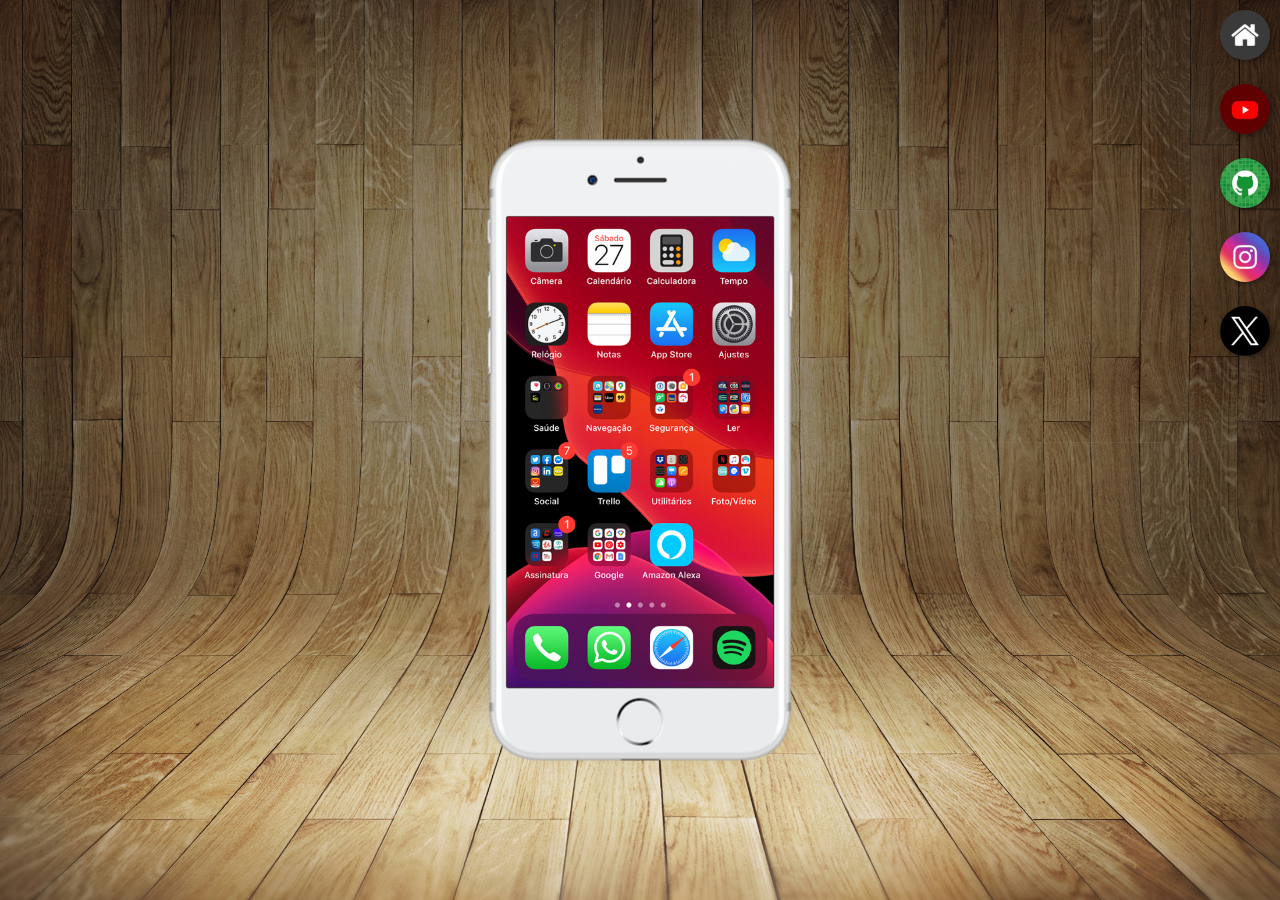
<file: index.html>
<!DOCTYPE html>
<html lang="pt-br">
<head>
    <meta charset="UTF-8">
    <meta name="author" content="João Vitor Brighente">
    <meta name="description" content="Site de Redes Sociais usando iframes">
    <meta name="viewport" content="width=device-width, initial-scale=1.0">
    <title>Projeto Redes Sociais</title>
    <link rel="shortcut icon" href="./img/favicon.ico" type="image/x-icon">
    <link rel="stylesheet" href="./css/style.css">
</head>
<body>
    <main>
        <section id="telefone">
            <iframe name="tela" id="tela" src="./home.html" frameborder="0"></iframe>
        </section>
        <section id="redes-sociais">
            <a href="./home.html" target="tela"><img src="./img/logo-home.jpg" alt="Home"></a>
            <a href="./youtube.html" target="tela"><img src="./img/logo-youtube.jpg" alt="Youtube"></a>
            <a href="./github.html" target="tela"><img src="./img/logo-github.jpg" alt="GitHub"></a>
            <a href="./instagram.html" target="tela"><img src="./img/logo-instagram.jpg" alt="Instagram"></a>
            <a href="./twitter.html" target="tela"><img src="./img/logo-x.jpg" alt="Twitter"></a>
        </section>
    </main>
</body>
</html>
</file>
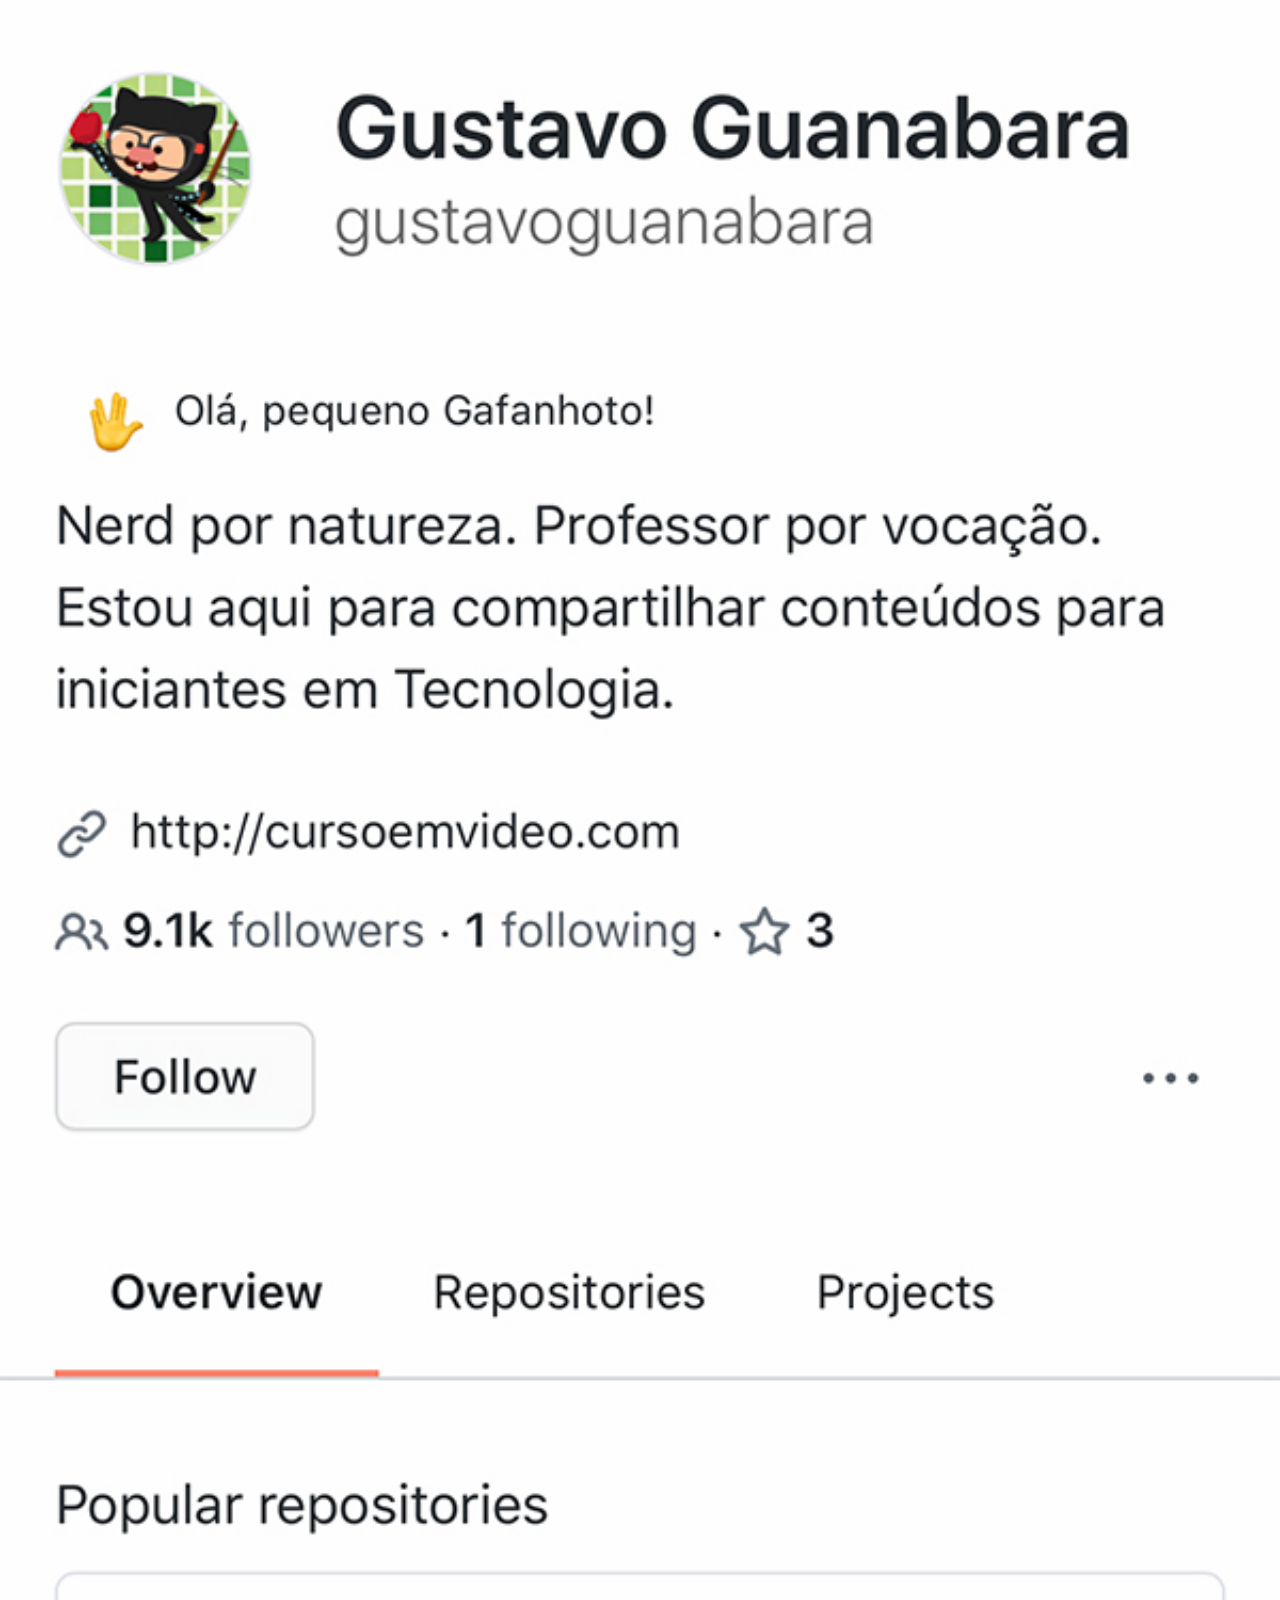
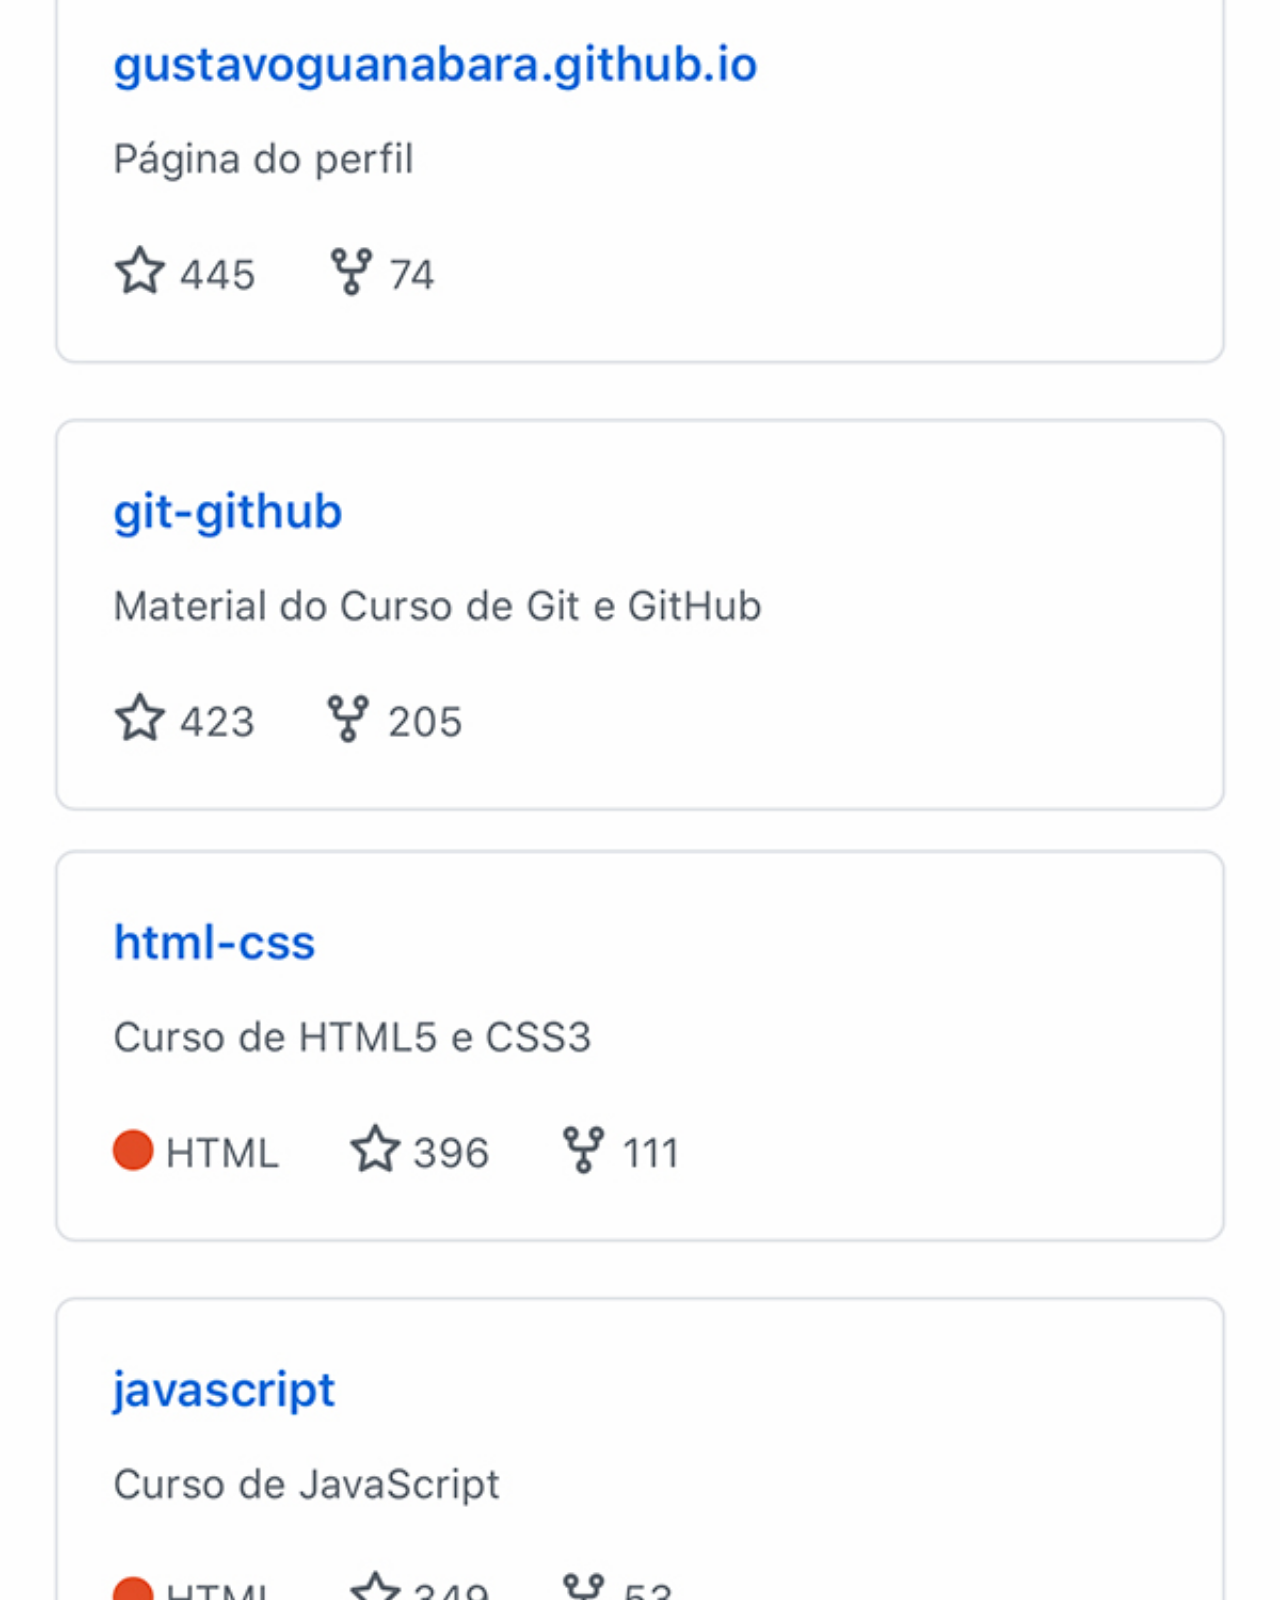
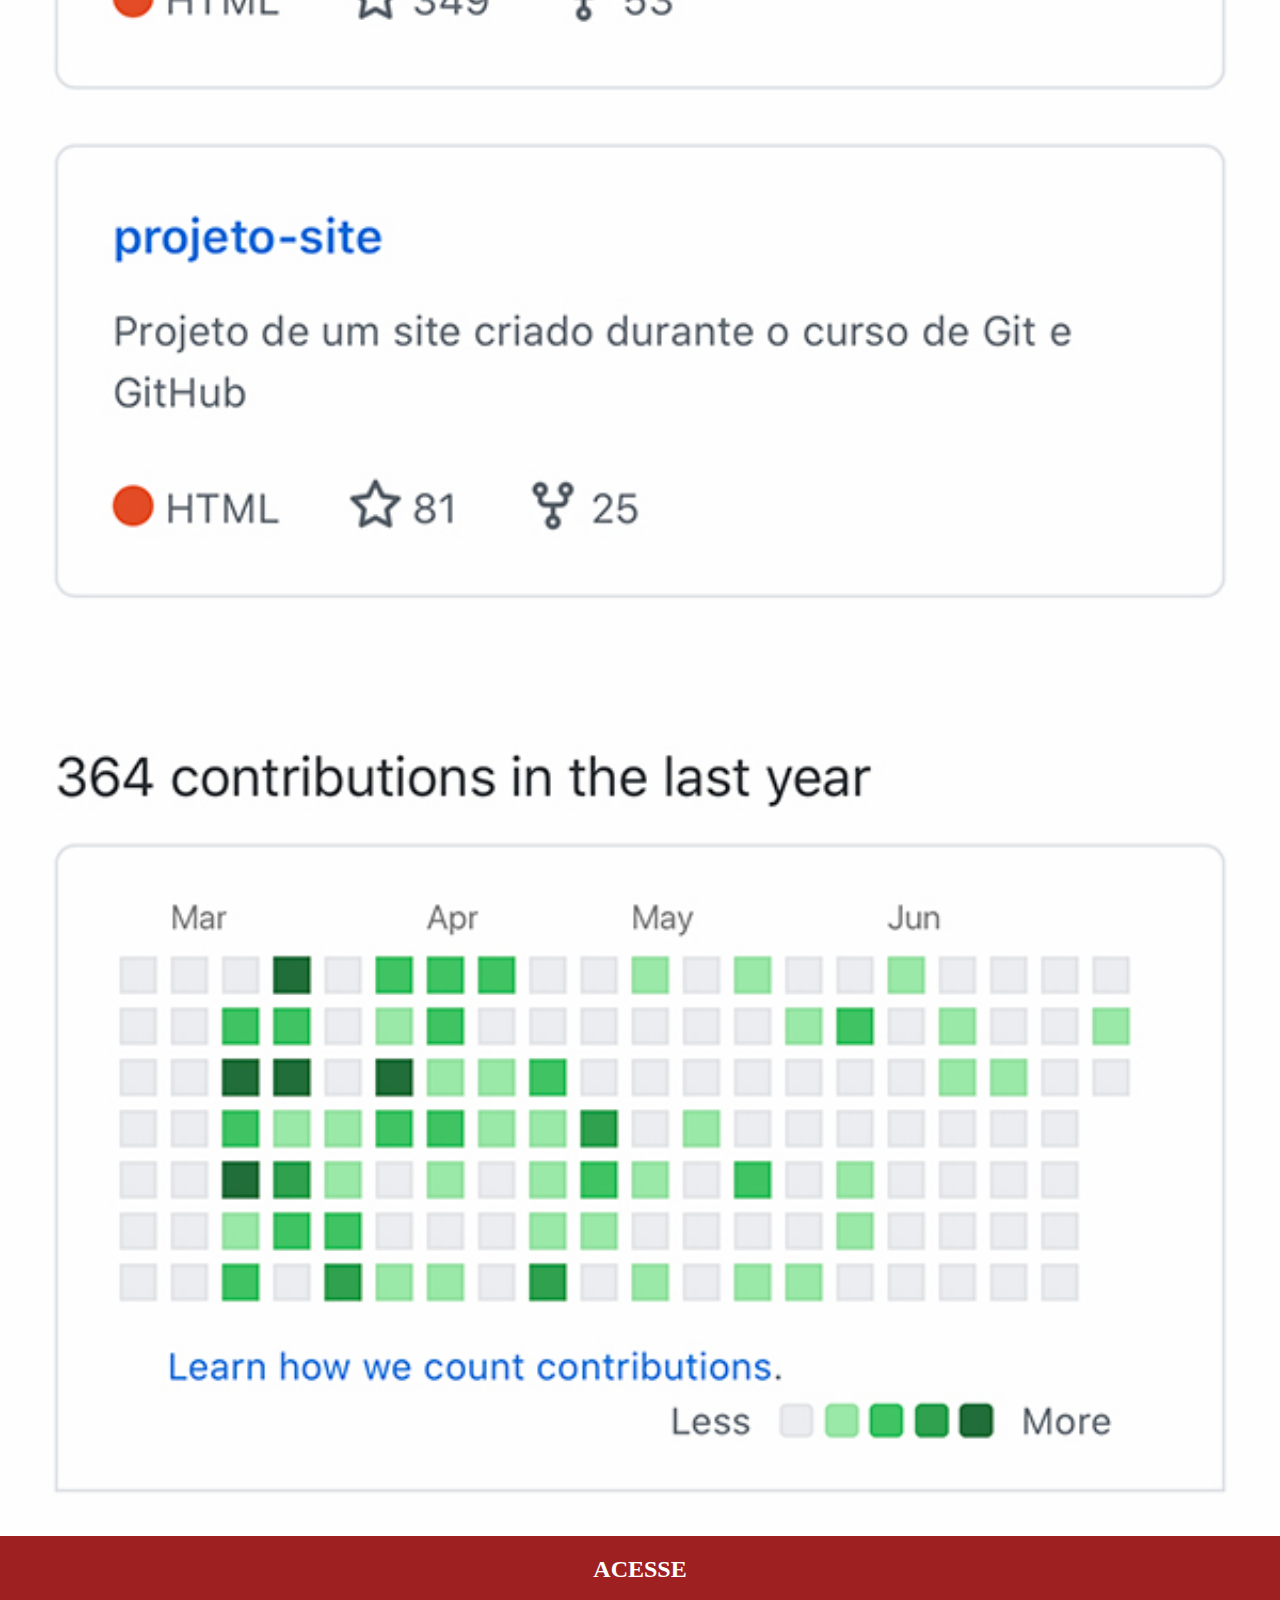
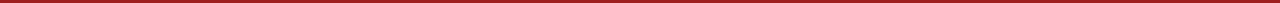
<file: github.html>
<!DOCTYPE html>
<html lang="pt-br">
<head>
    <meta charset="UTF-8">
    <meta name="viewport" content="width=device-width, initial-scale=1.0">
    <title>GitHub</title>
    <link rel="stylesheet" href="./css/social.css">
</head>
<body>
    <img src="./img/tela-github.jpg" alt="GitHub">
    <a href="https://github.com/brighente" target="_blank">ACESSE</a>
</body>
</html>
</file>
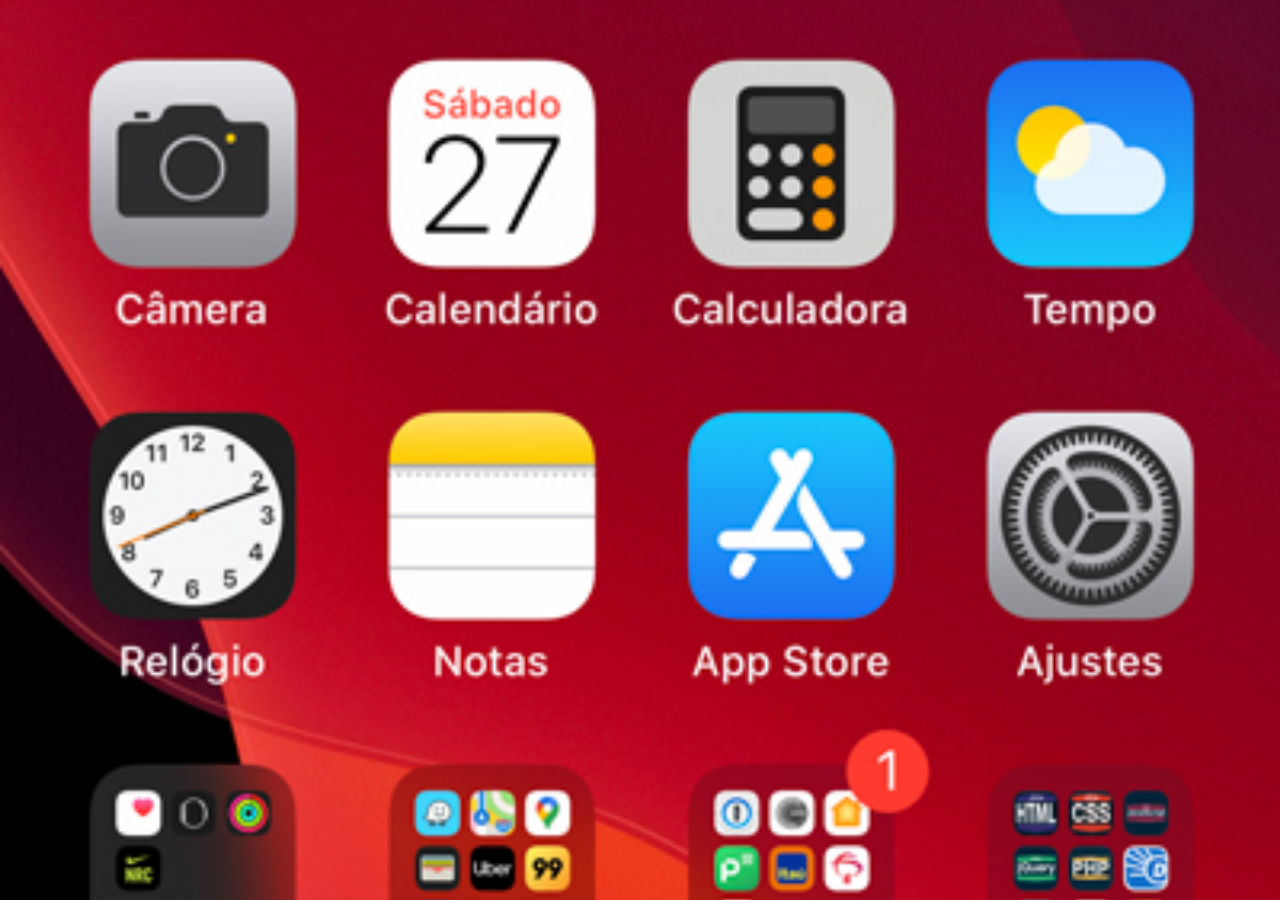
<file: home.html>
<!DOCTYPE html>
<html lang="pt-br">
<head>
    <meta charset="UTF-8">
    <meta name="viewport" content="width=device-width, initial-scale=1.0">
    <title>Document</title>
    <style>
        *{
            margin: 0px;
            padding: 0px;
        }

        body{
            width: 100vw;
            height: 100vh;
            background: black url('./img/tela-home.jpg') no-repeat top center;
            background-size: cover;
        }
    </style>
</head>
<body>
    
</body>
</html>
</file>
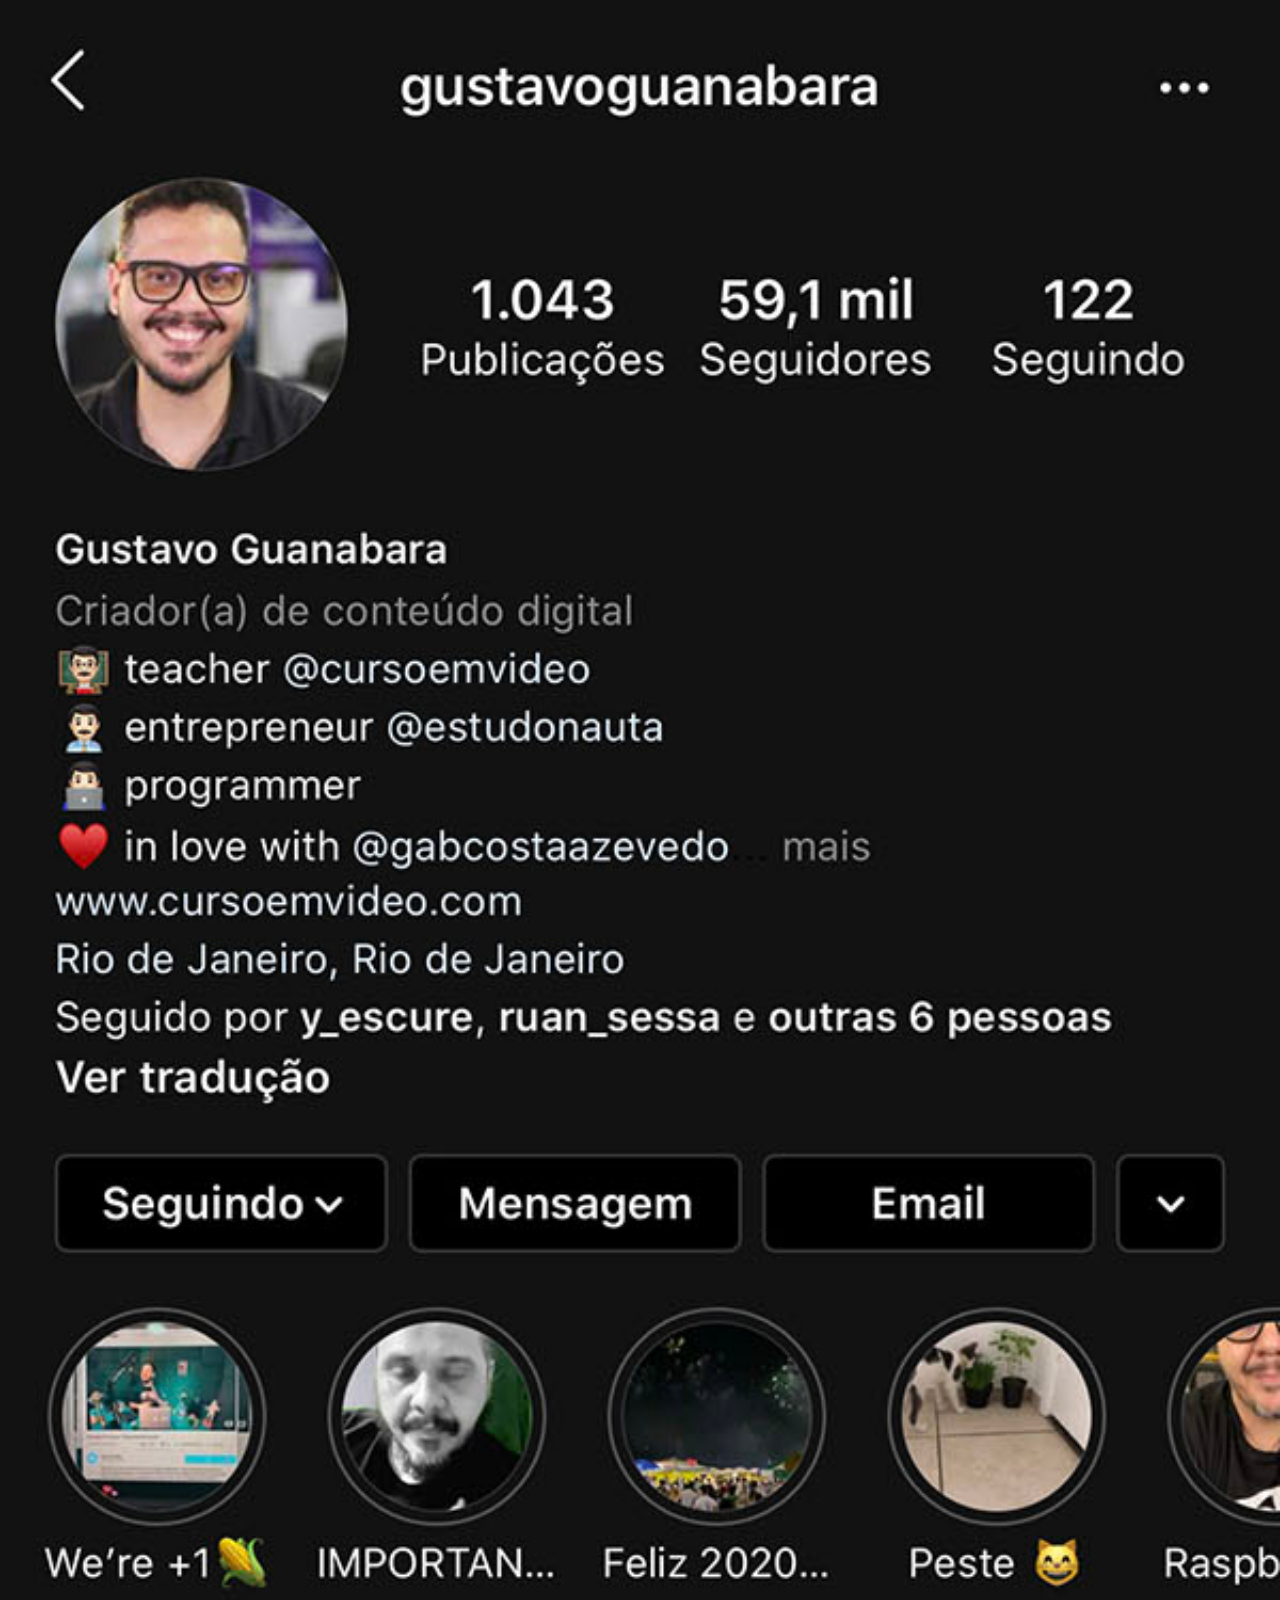
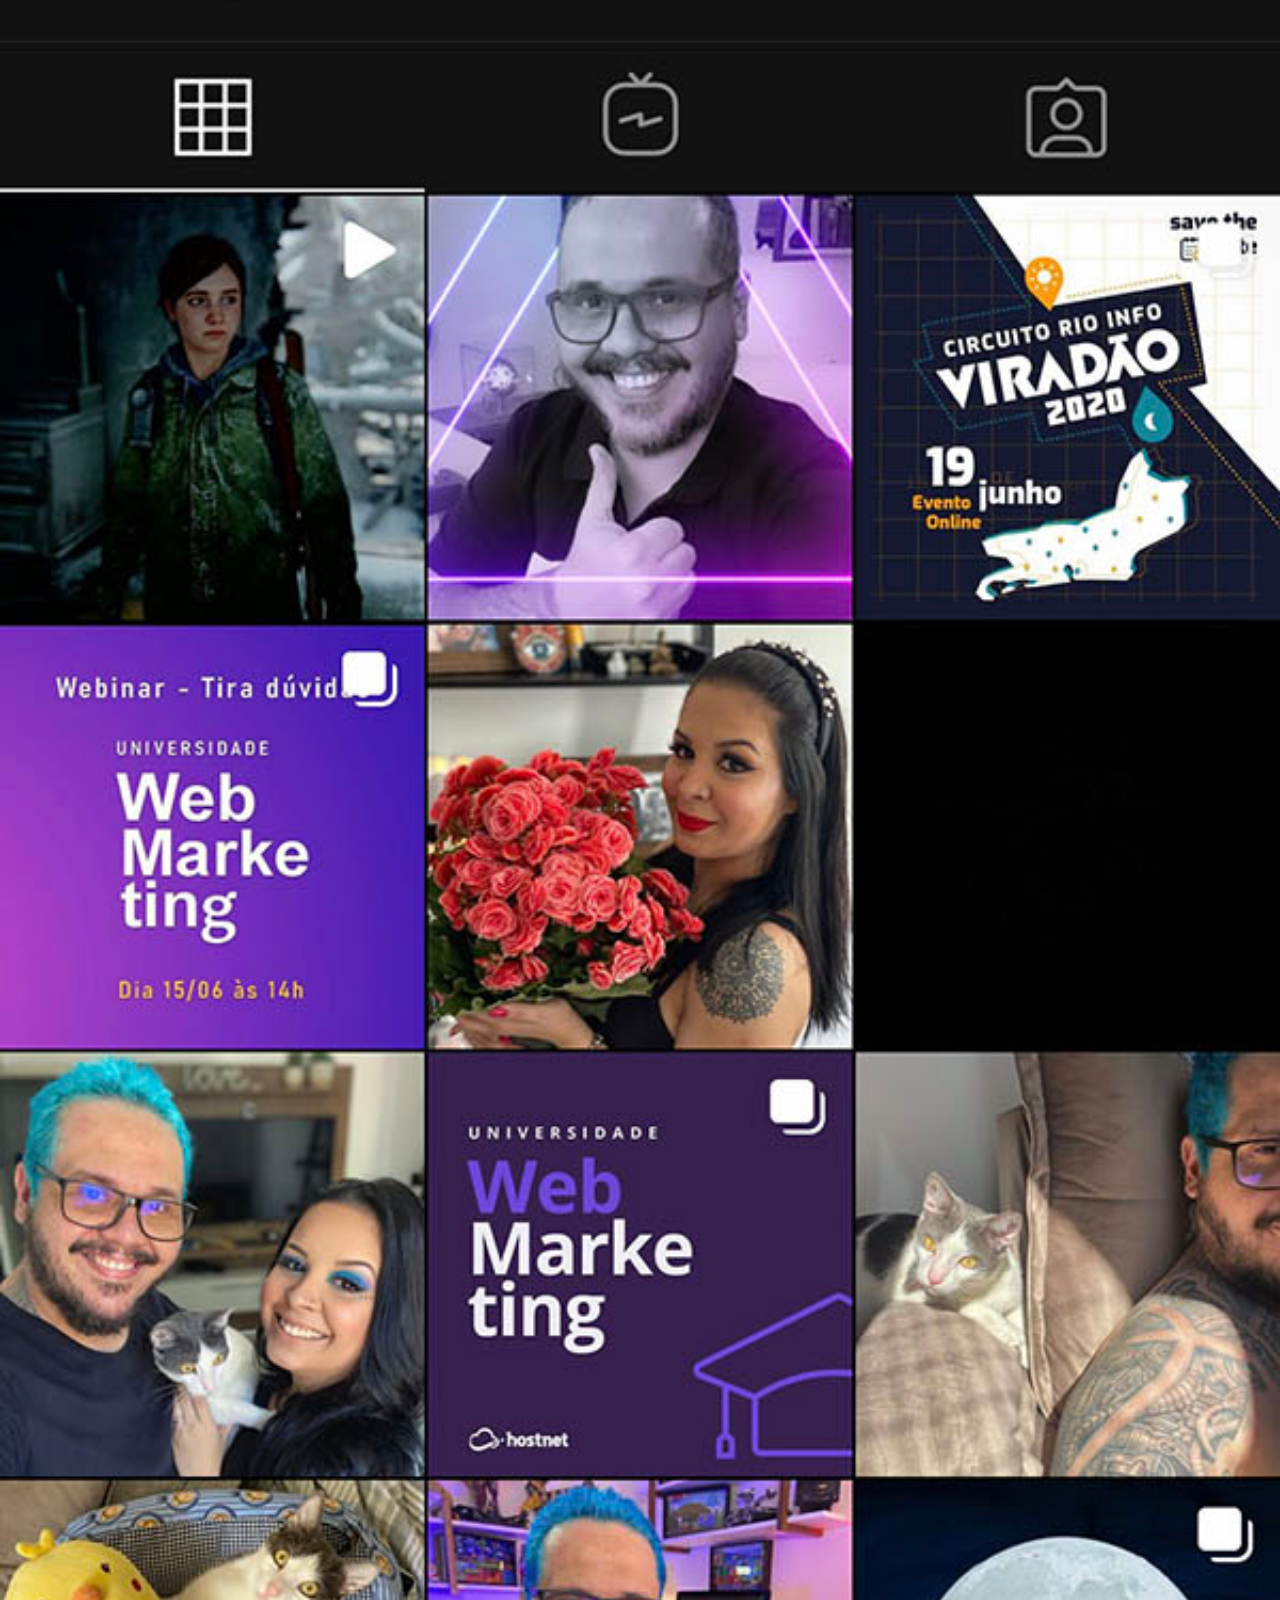
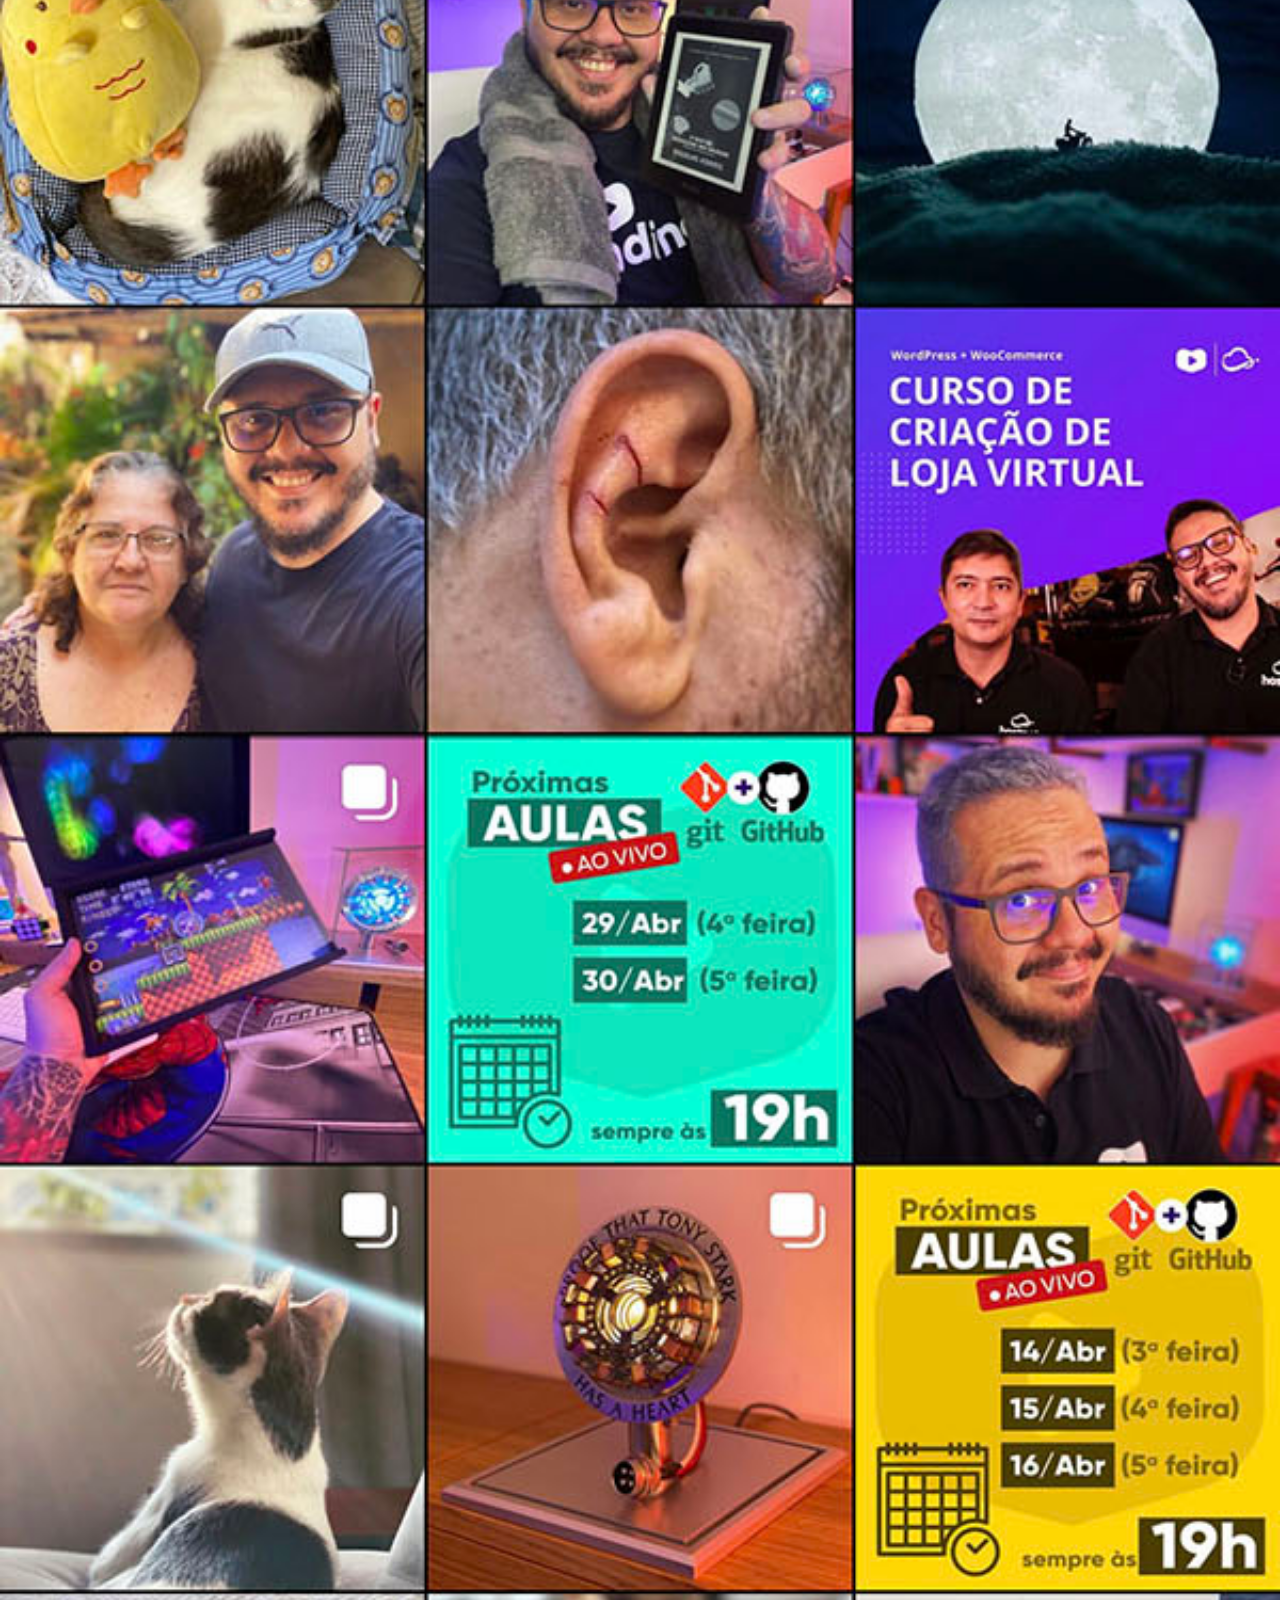
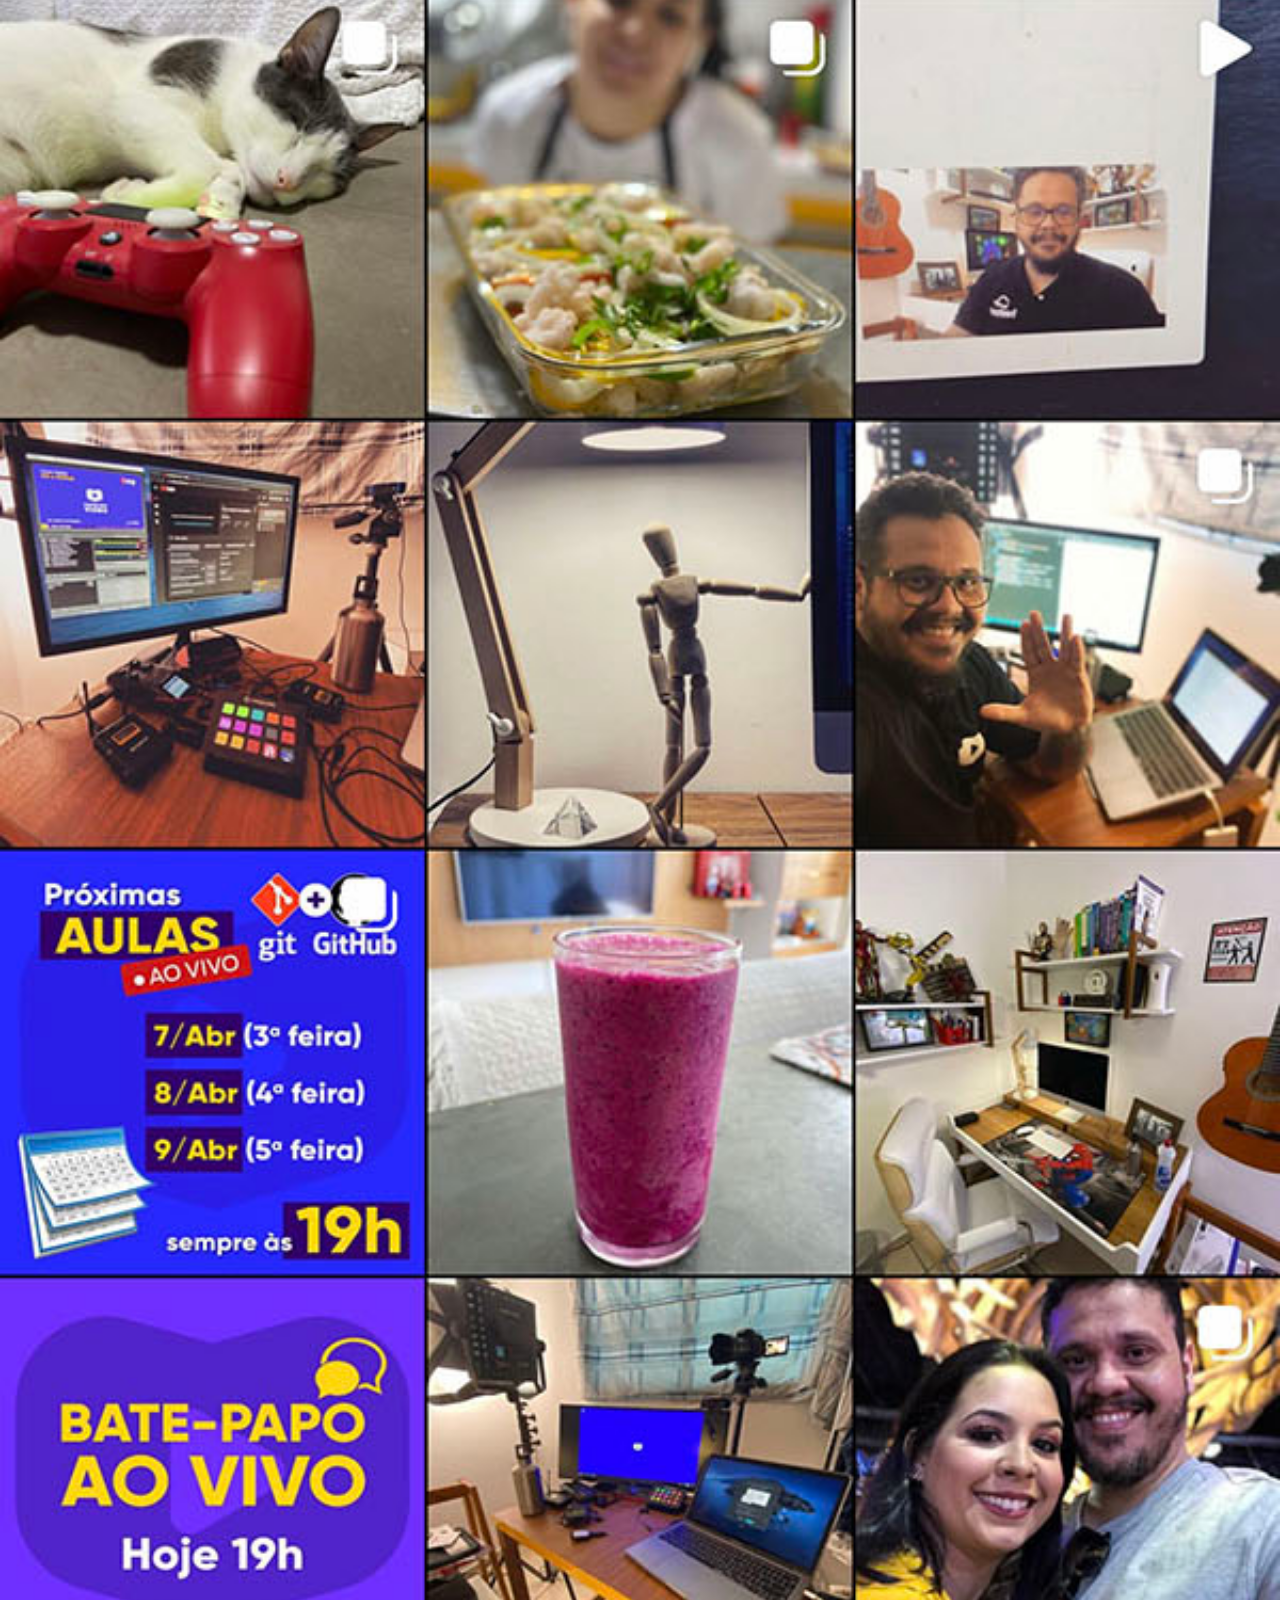
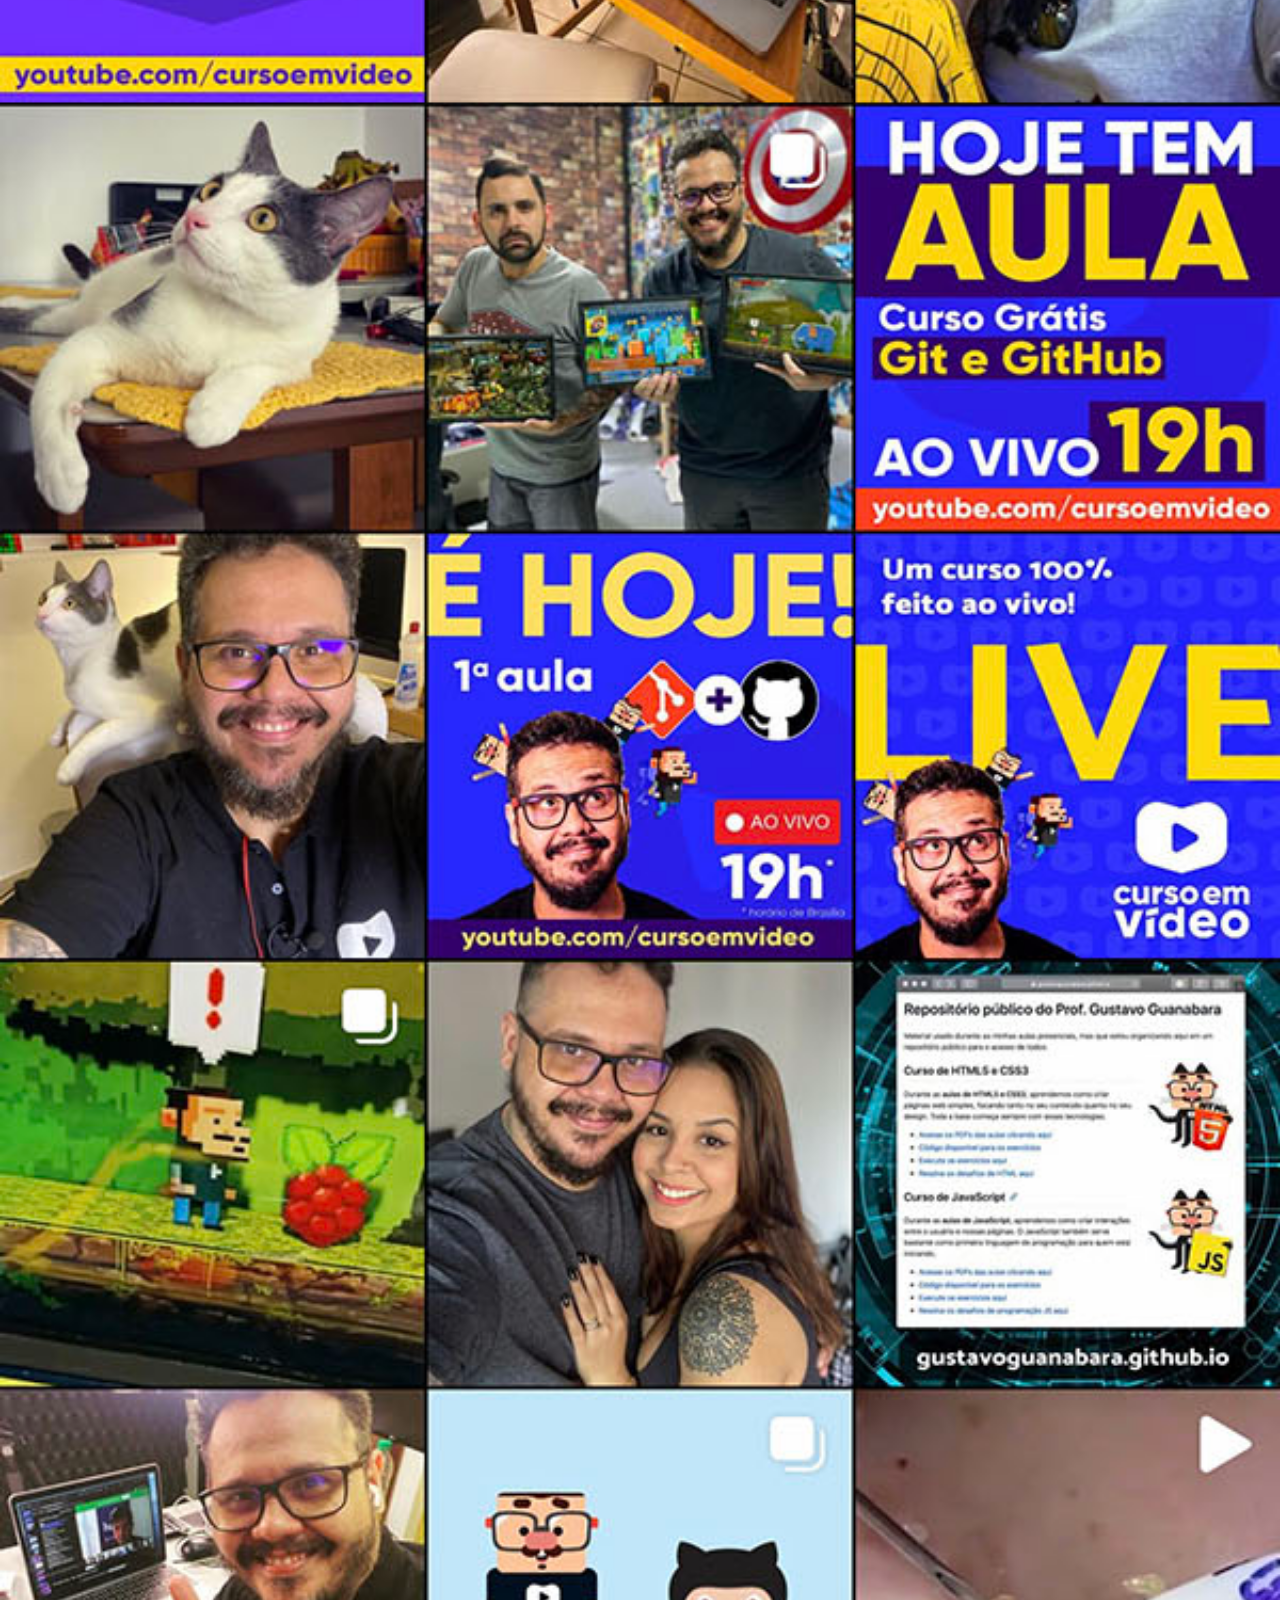
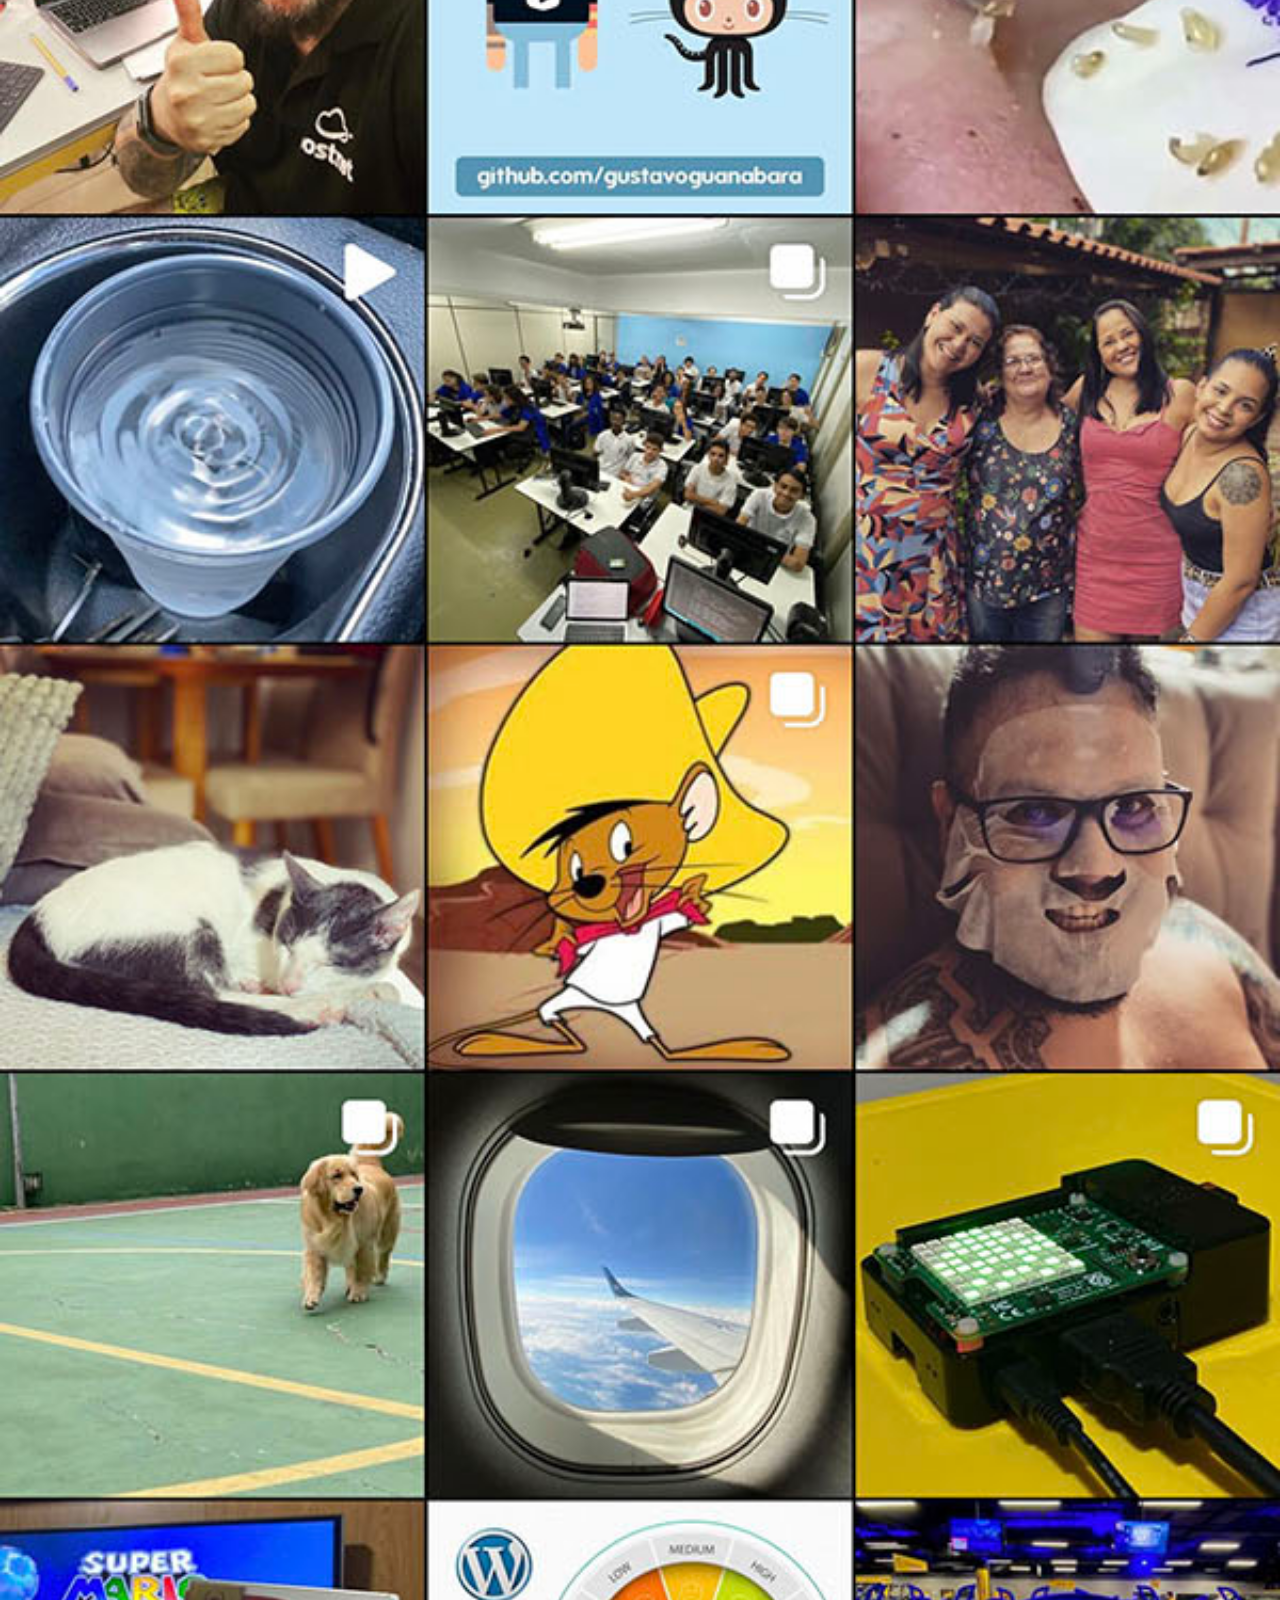
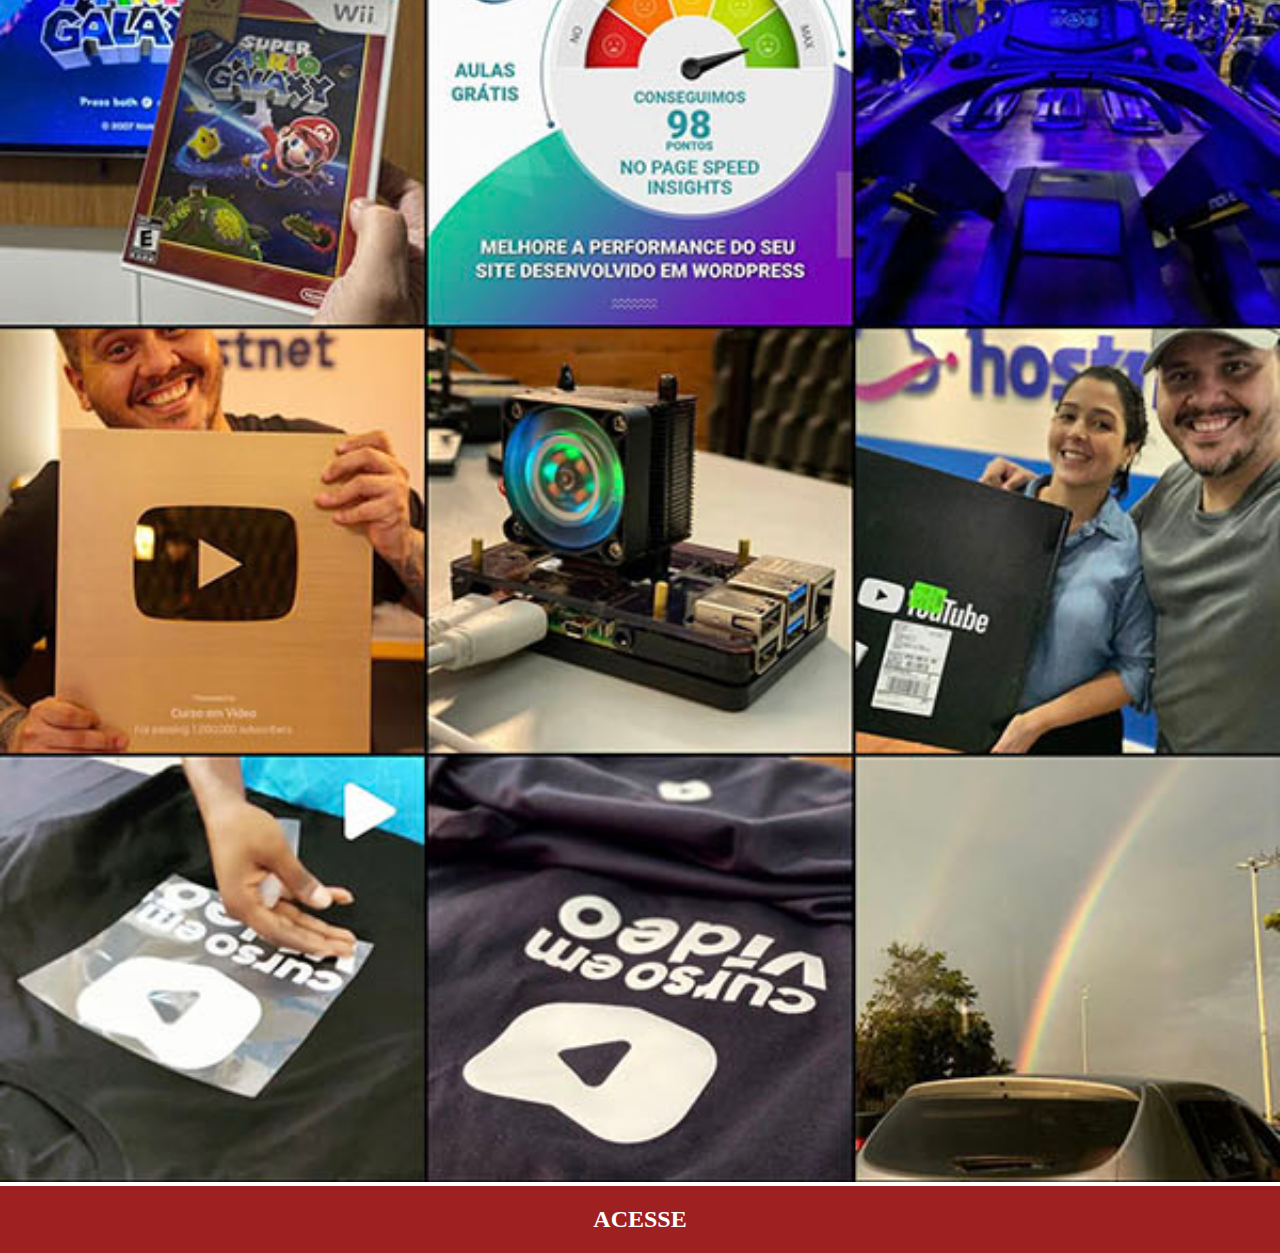
<file: instagram.html>
<!DOCTYPE html>
<html lang="pt-br">
<head>
    <meta charset="UTF-8">
    <meta name="viewport" content="width=device-width, initial-scale=1.0">
    <title>Instagram</title>
    <link rel="stylesheet" href="./css/social.css">
</head>
<body>
    <img src="img/tela-instagram.jpg" alt="Instagram">
    <a href="https://www.instagram.com/joaobrighente.dev/" target="_blank">ACESSE</a>
</body>
</html>
</file>
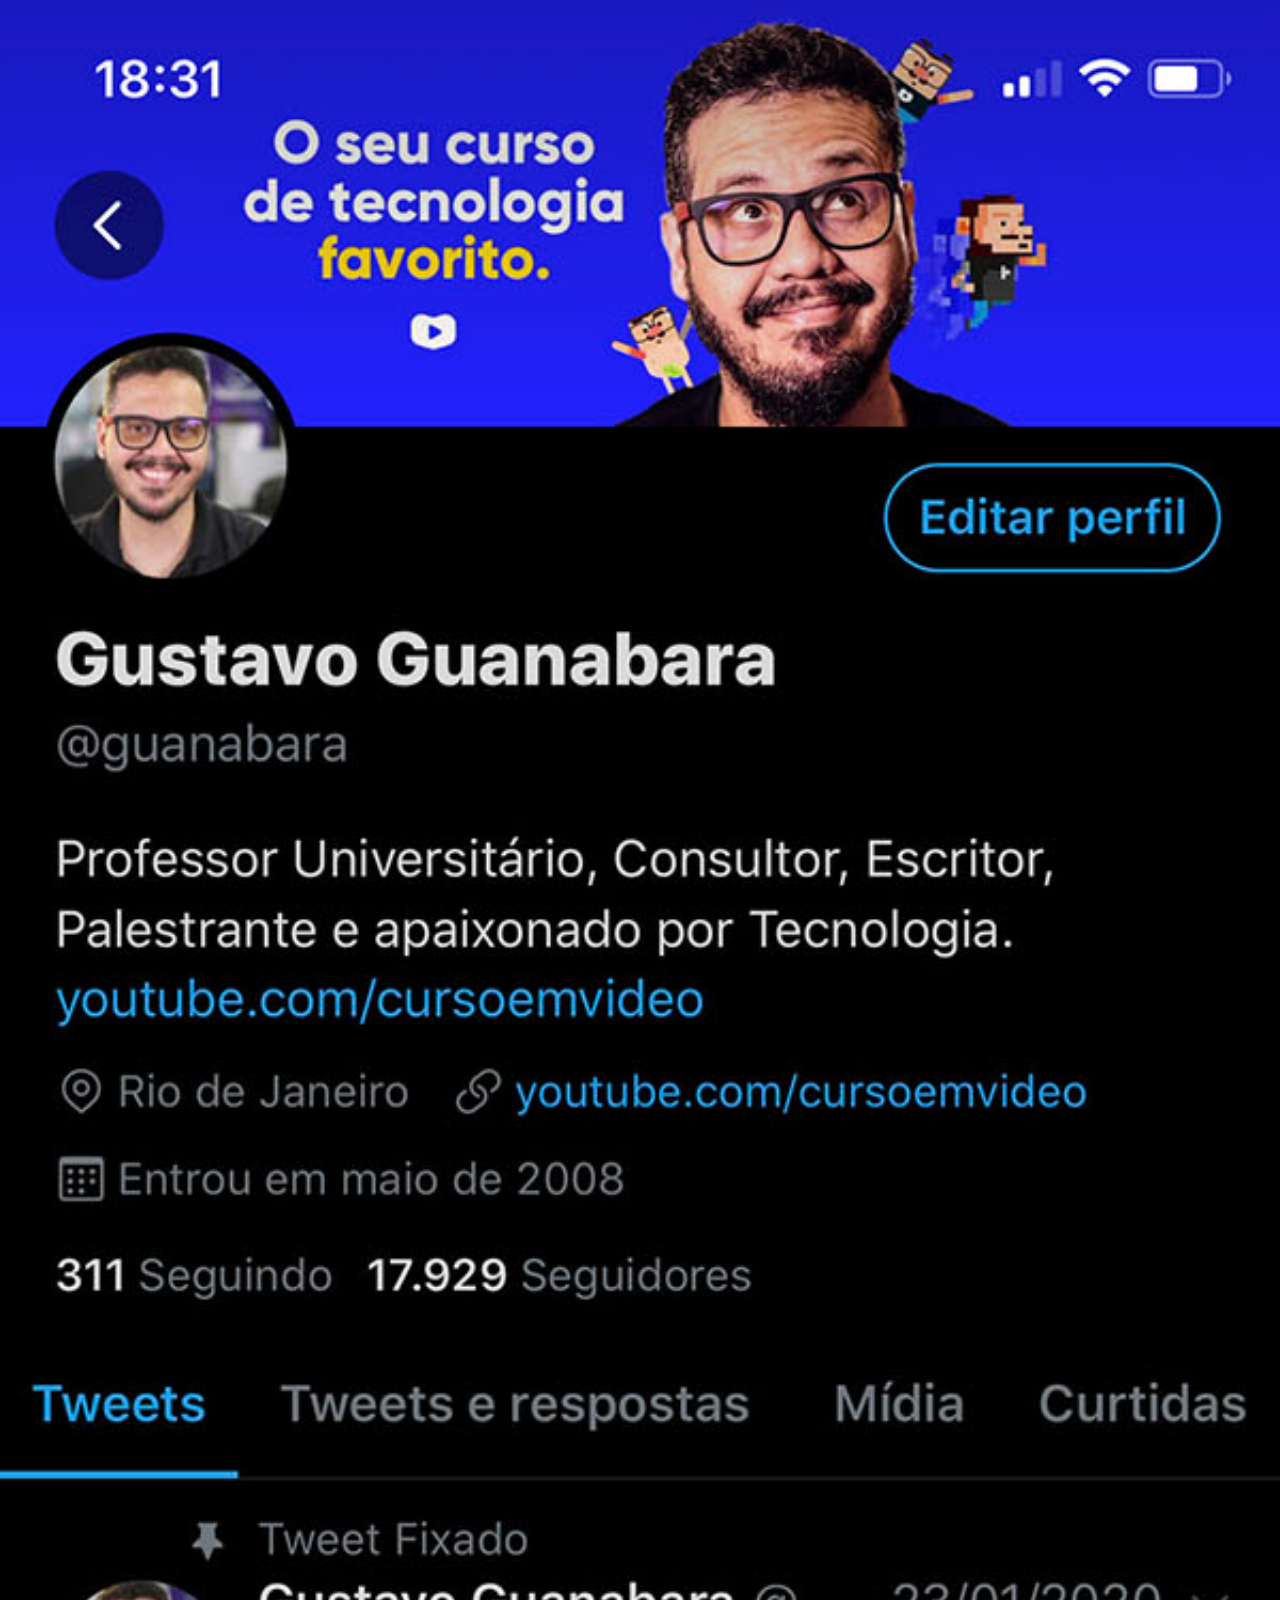
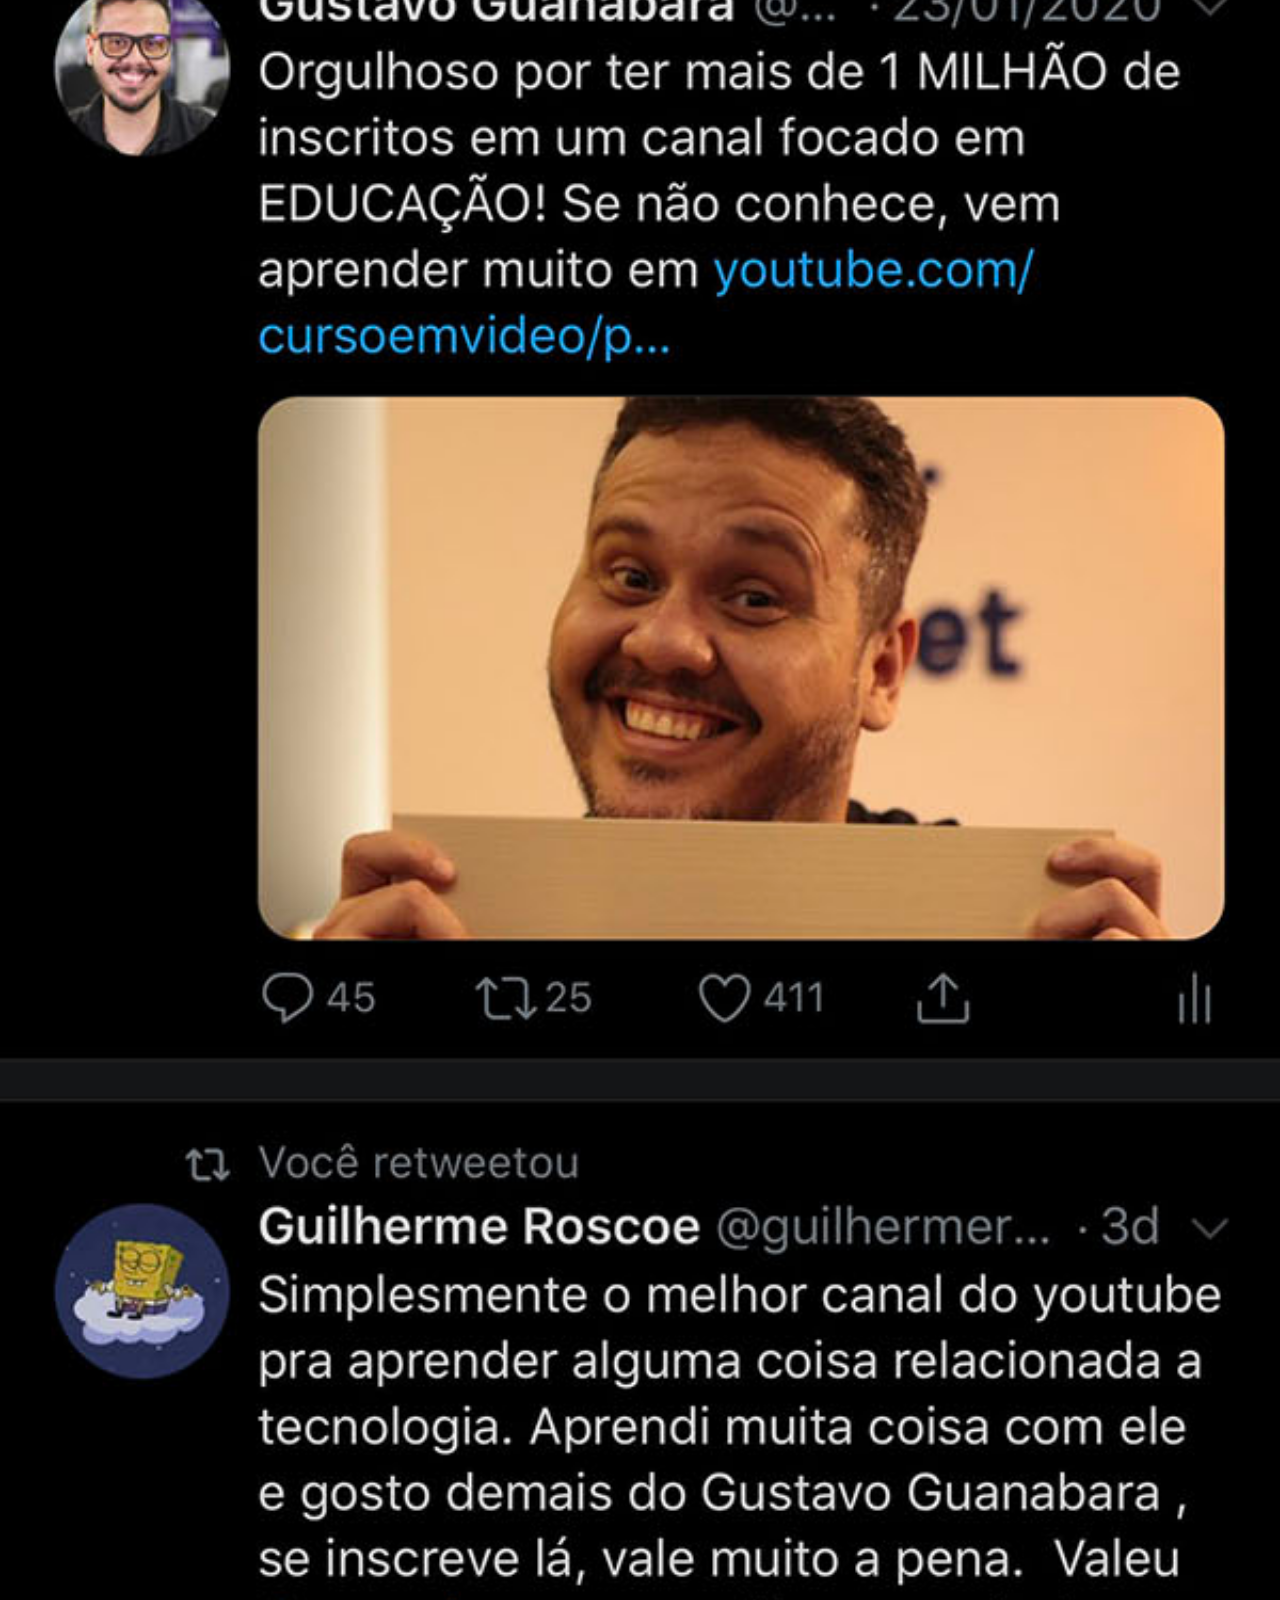
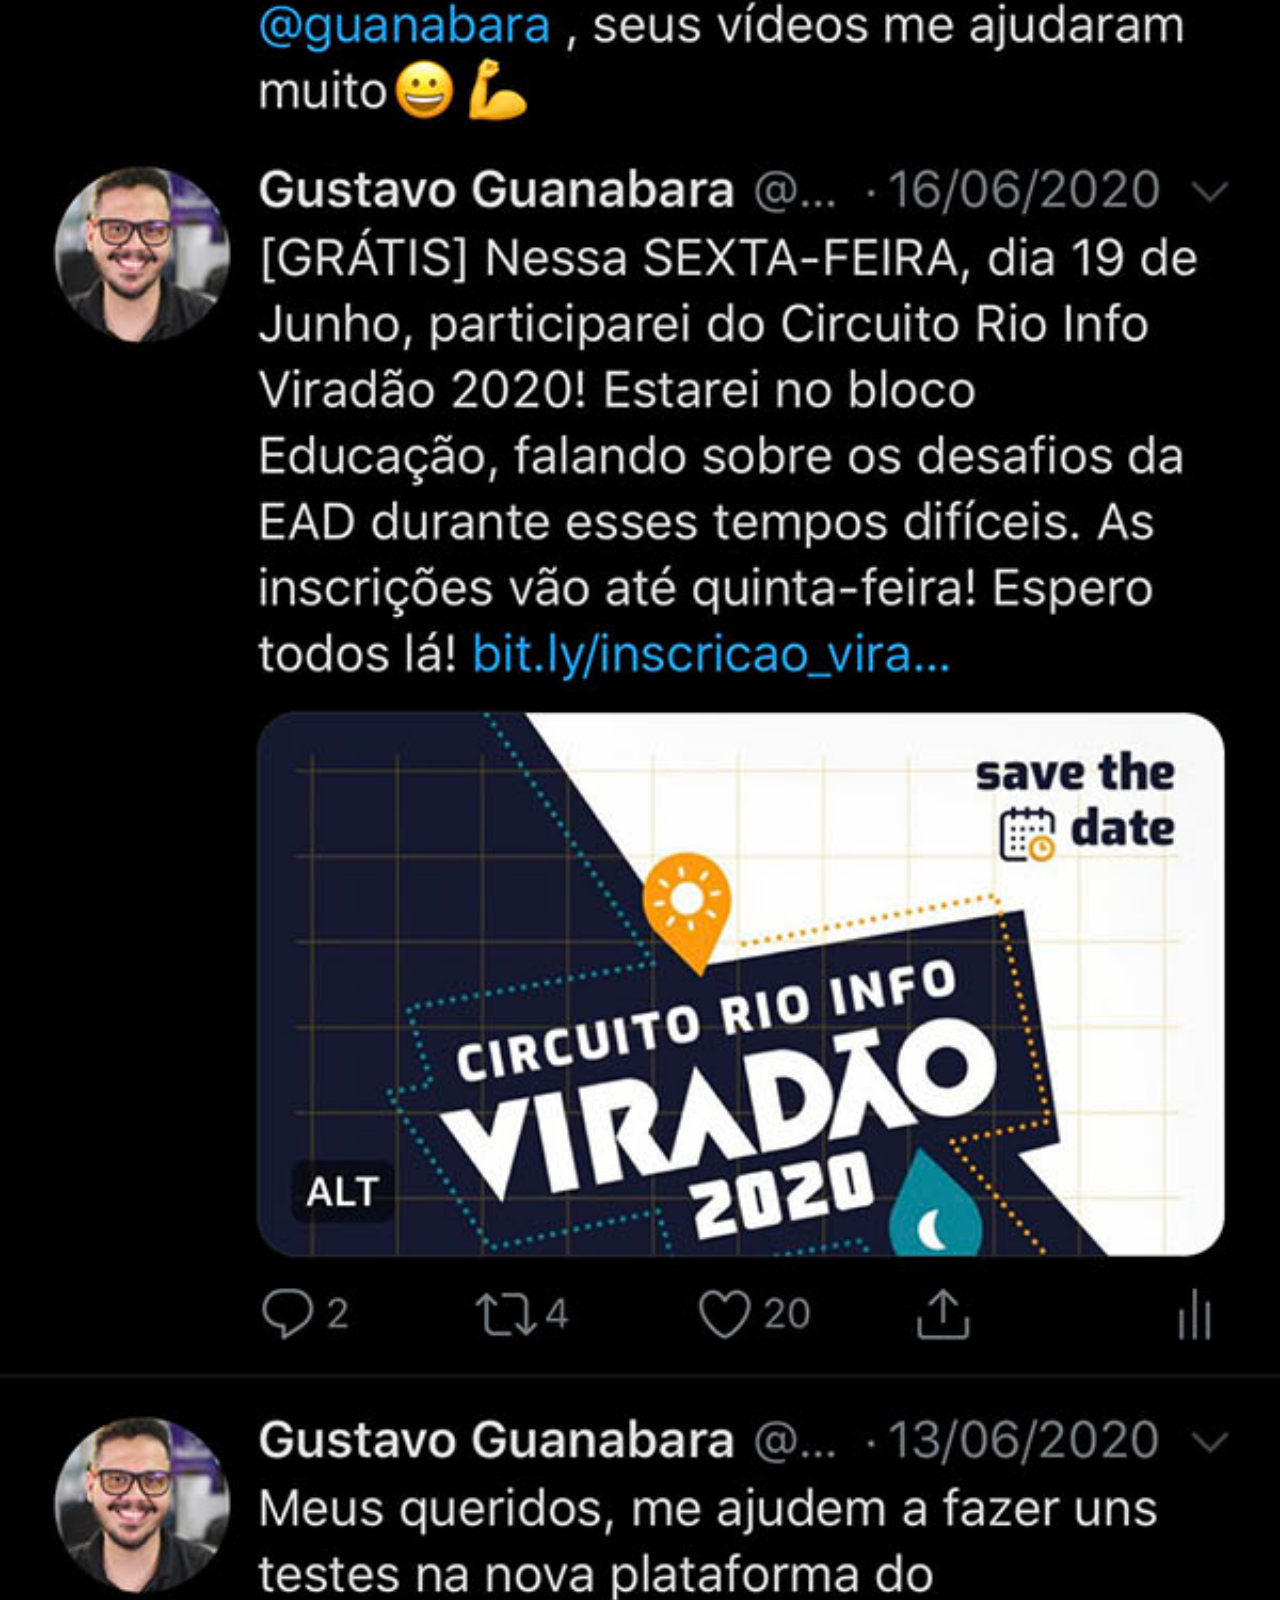
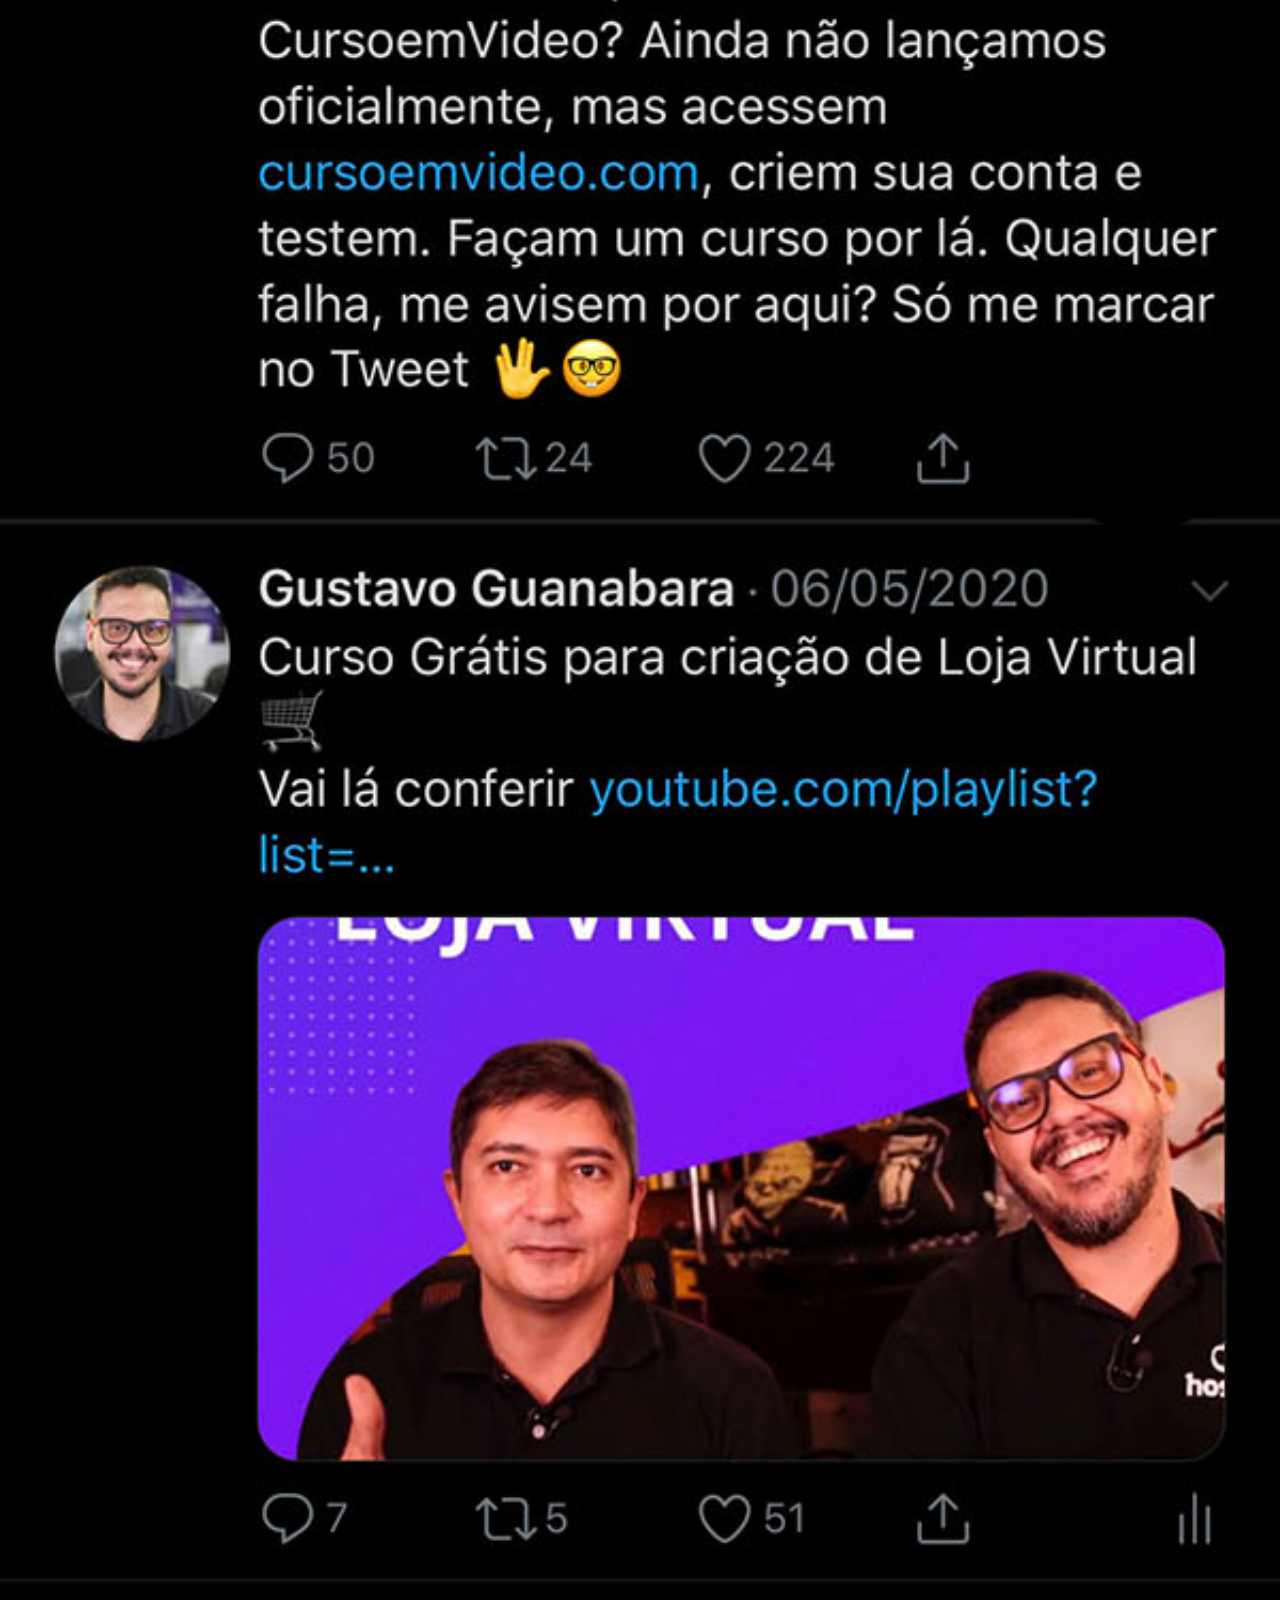
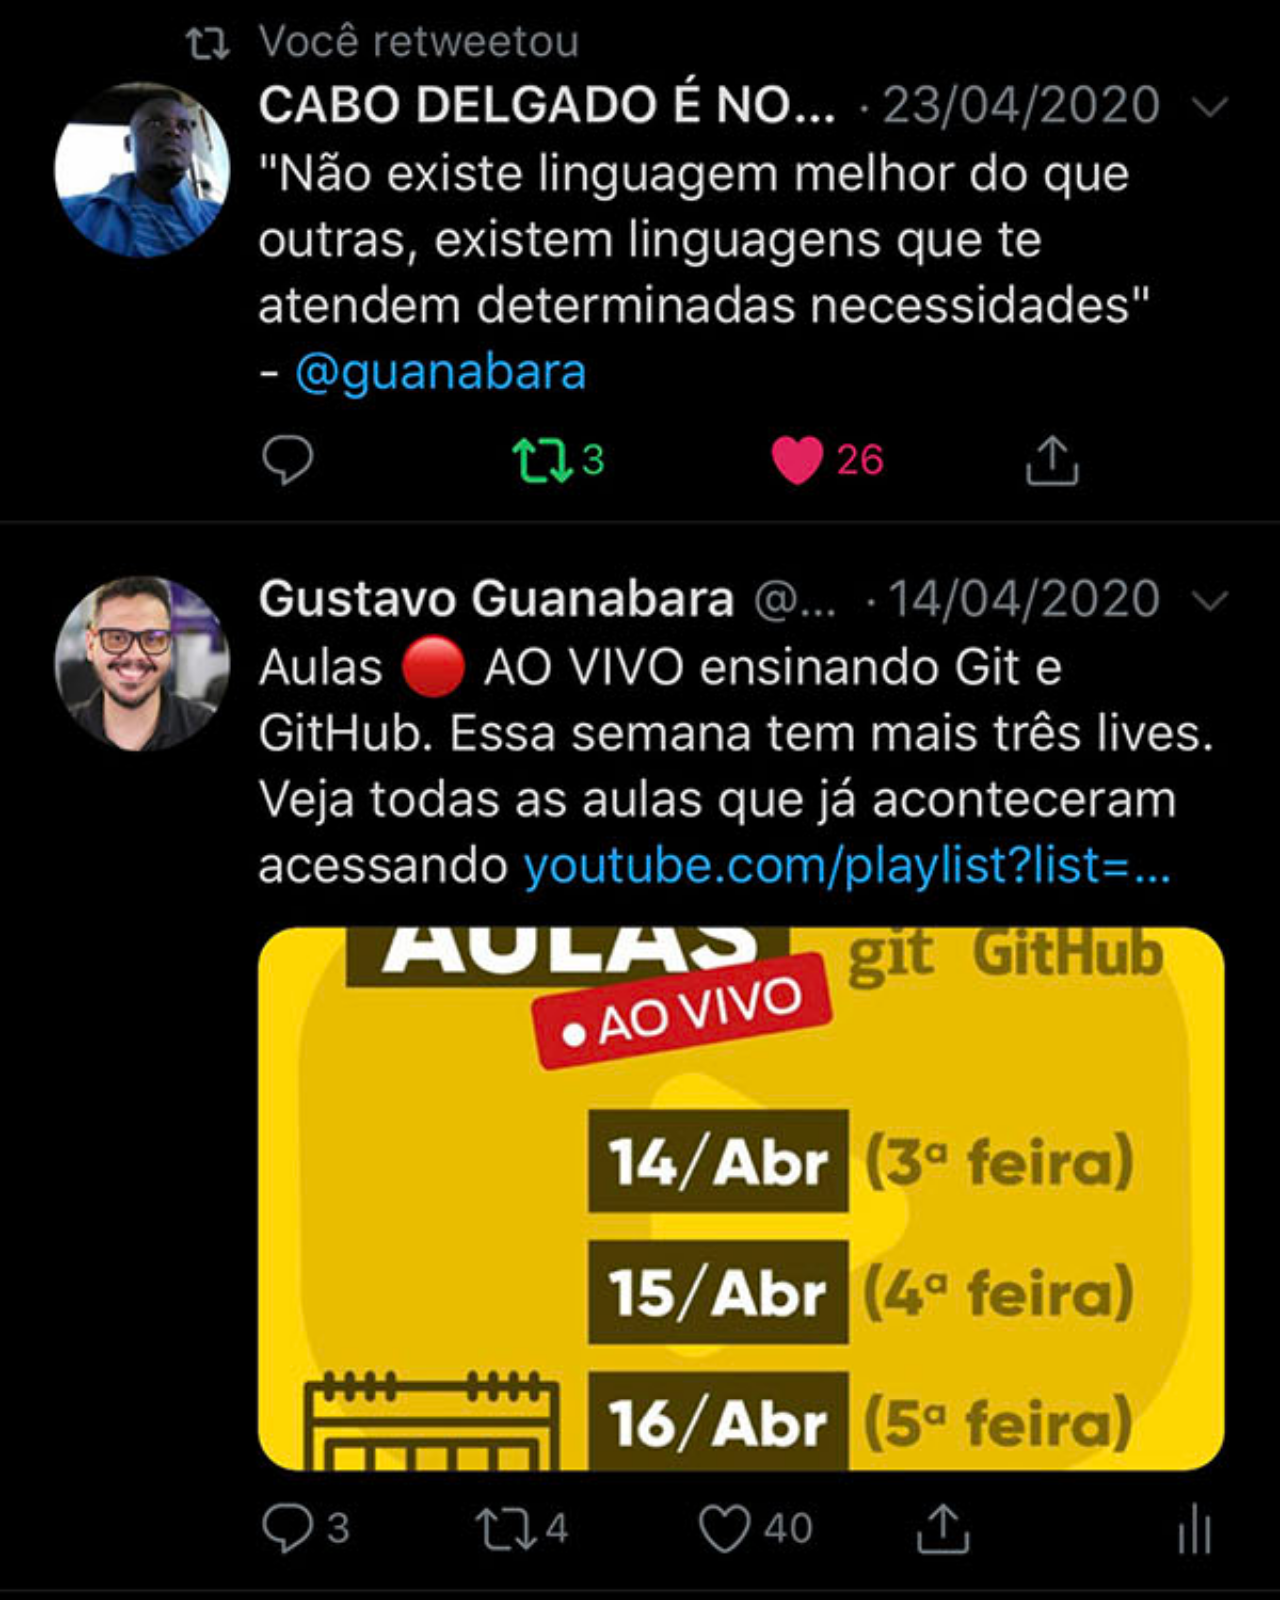
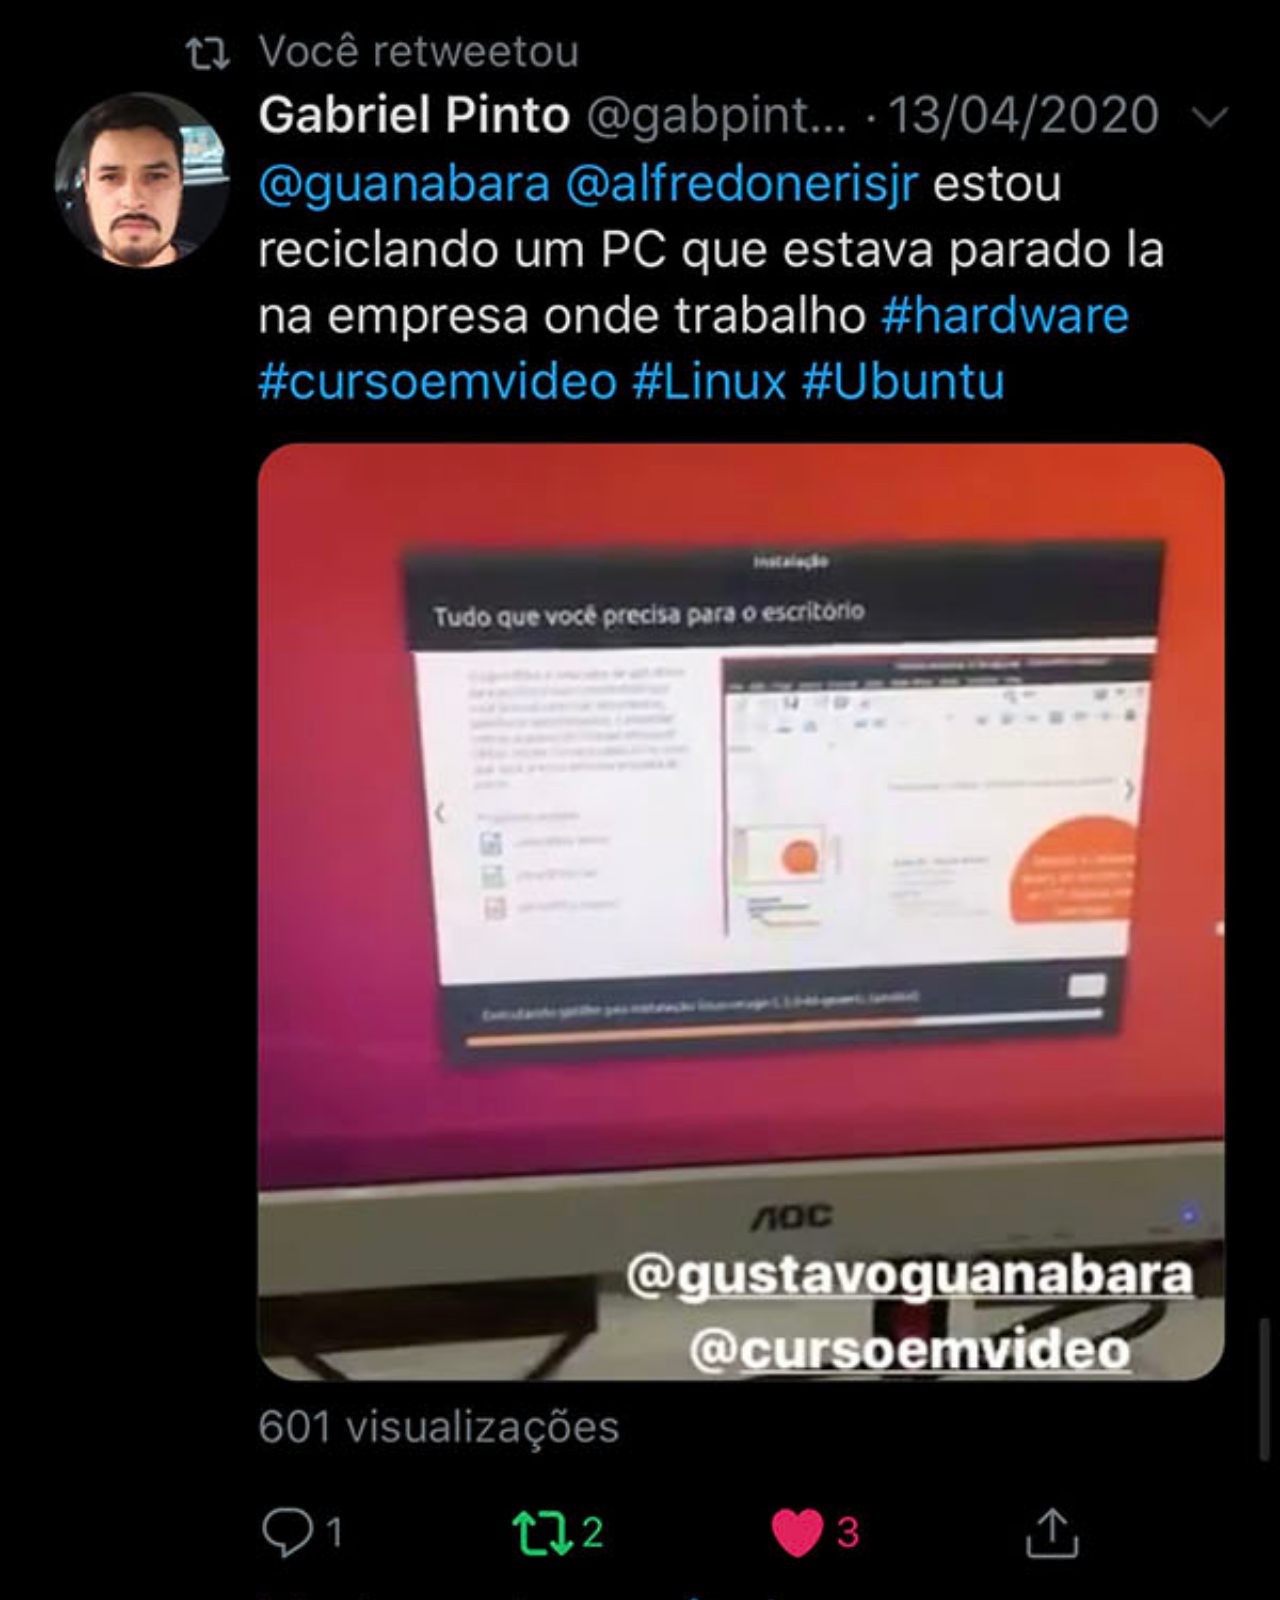
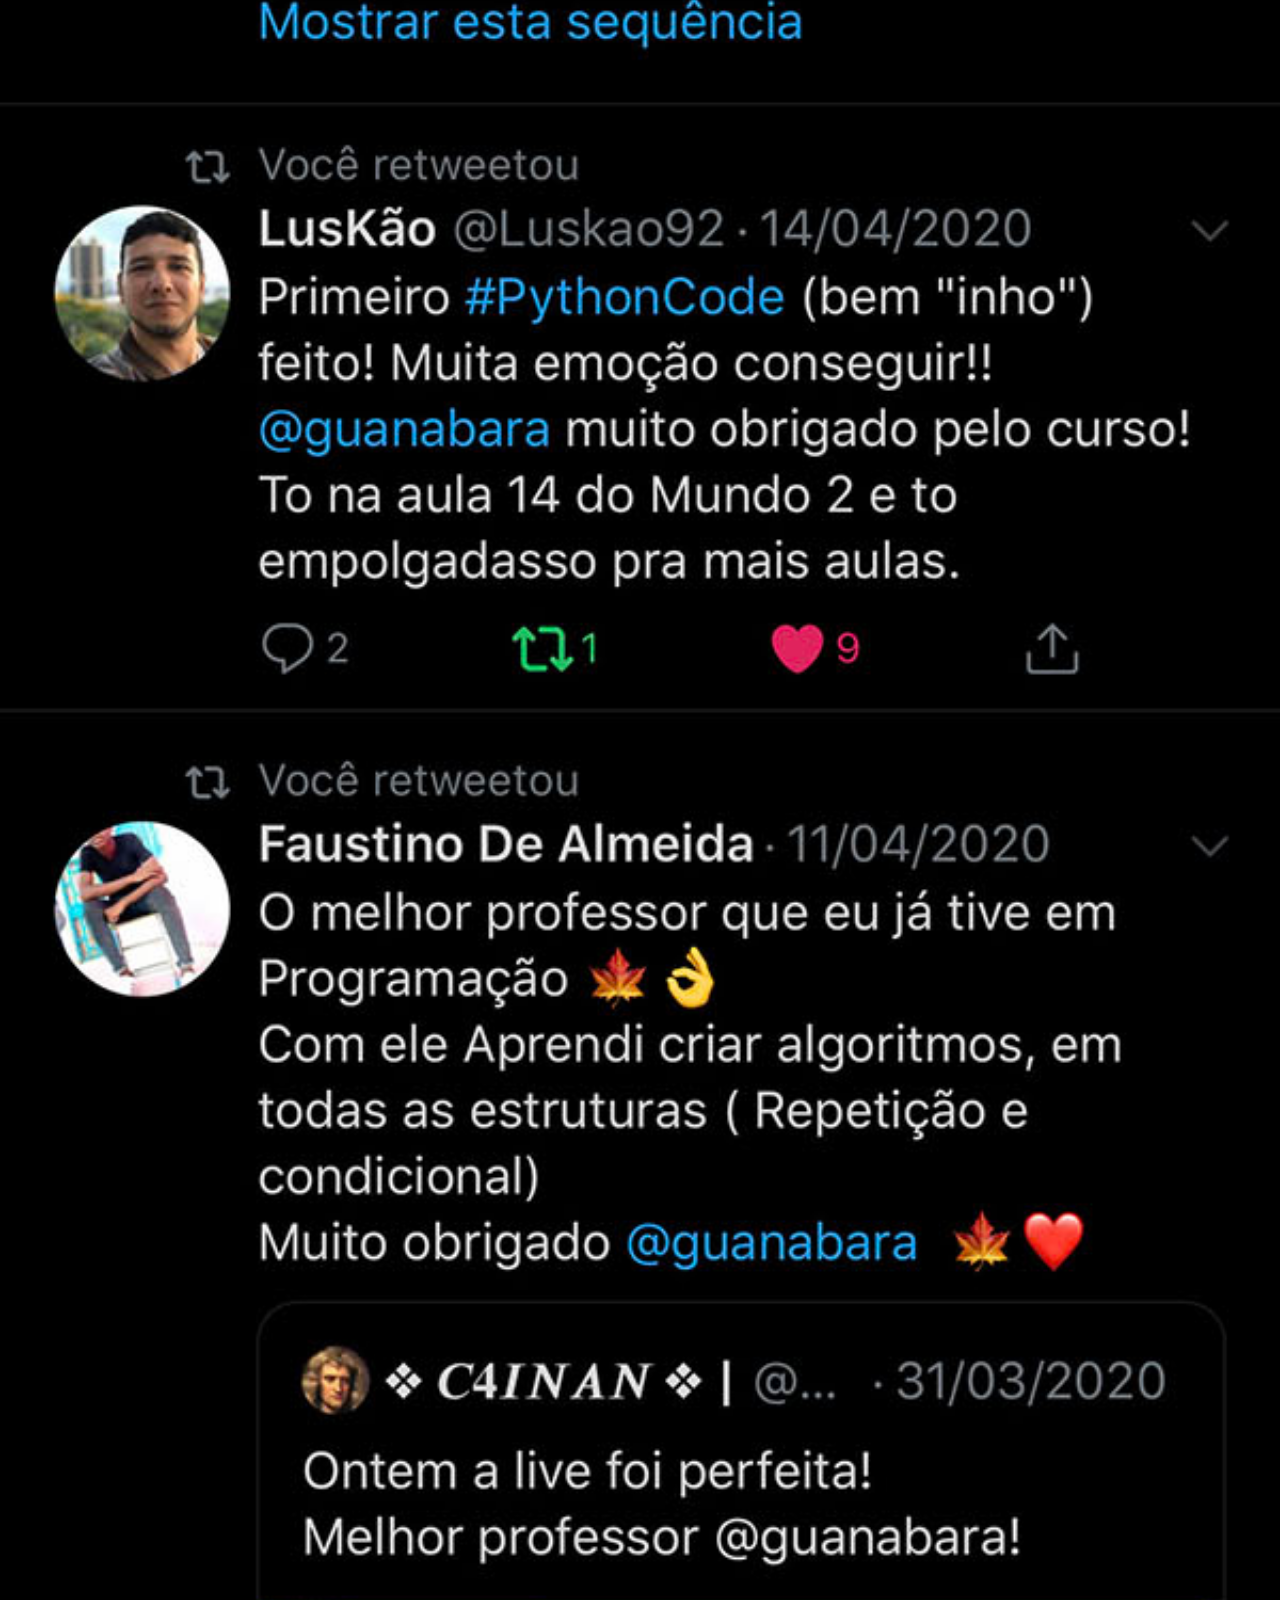
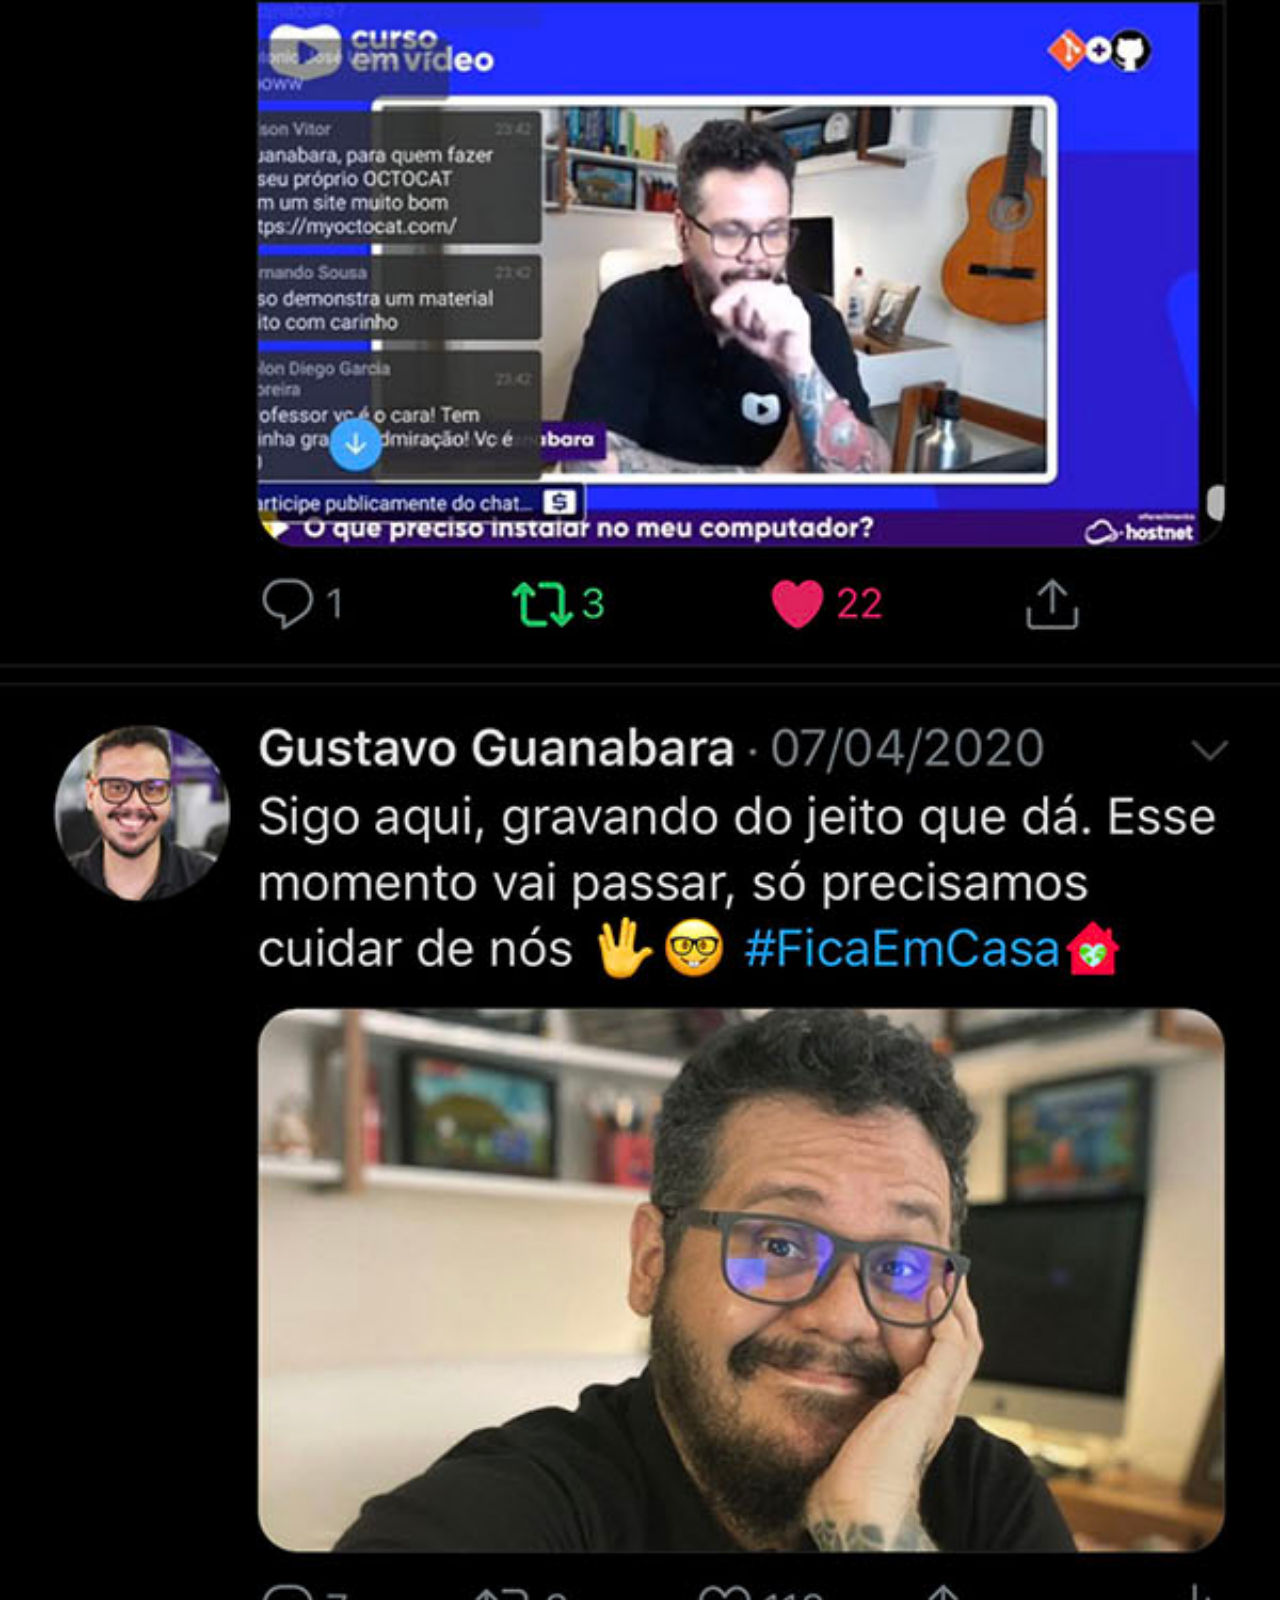
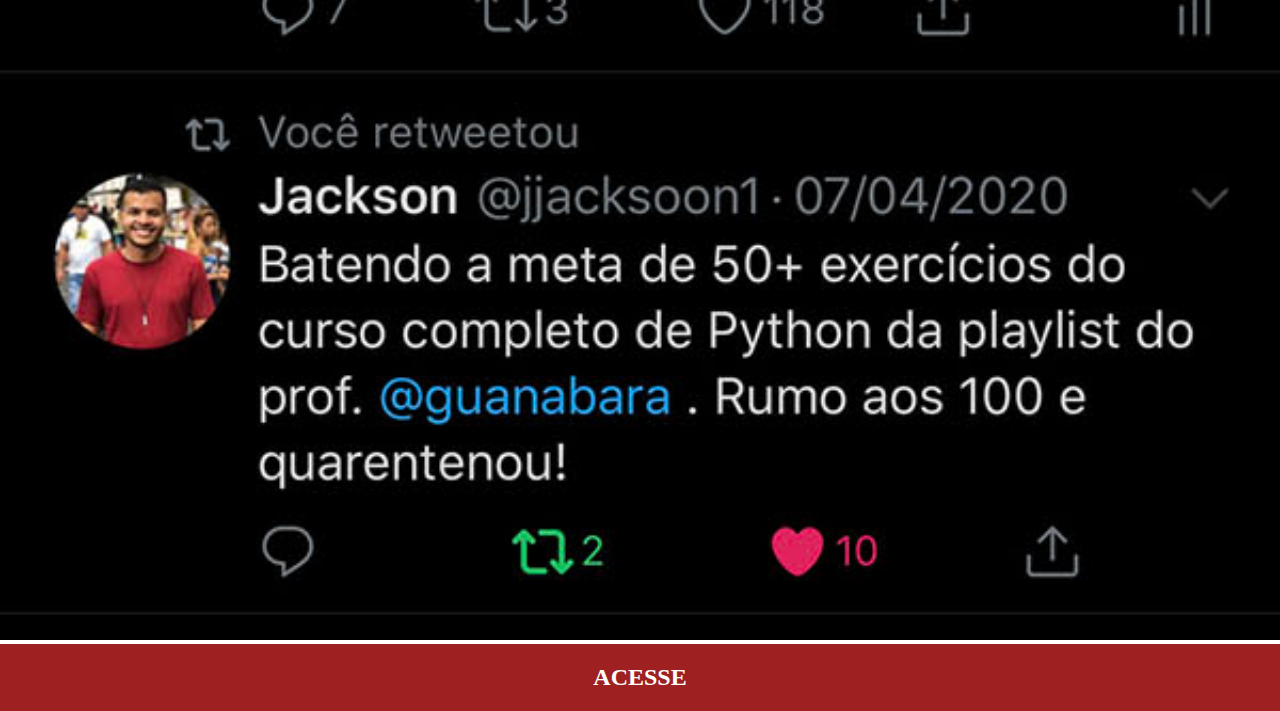
<file: twitter.html>
<!DOCTYPE html>
<html lang="pt-br">
<head>
    <meta charset="UTF-8">
    <meta name="viewport" content="width=device-width, initial-scale=1.0">
    <title>Twitter</title>
    <link rel="stylesheet" href="./css/social.css">
</head>
<body>
    <img src="img/tela-twitter.jpg" alt="Twitter">
    <a href="https://x.com/joao_souzaa06" target="_blank">ACESSE</a>
</body>
</html>
</file>
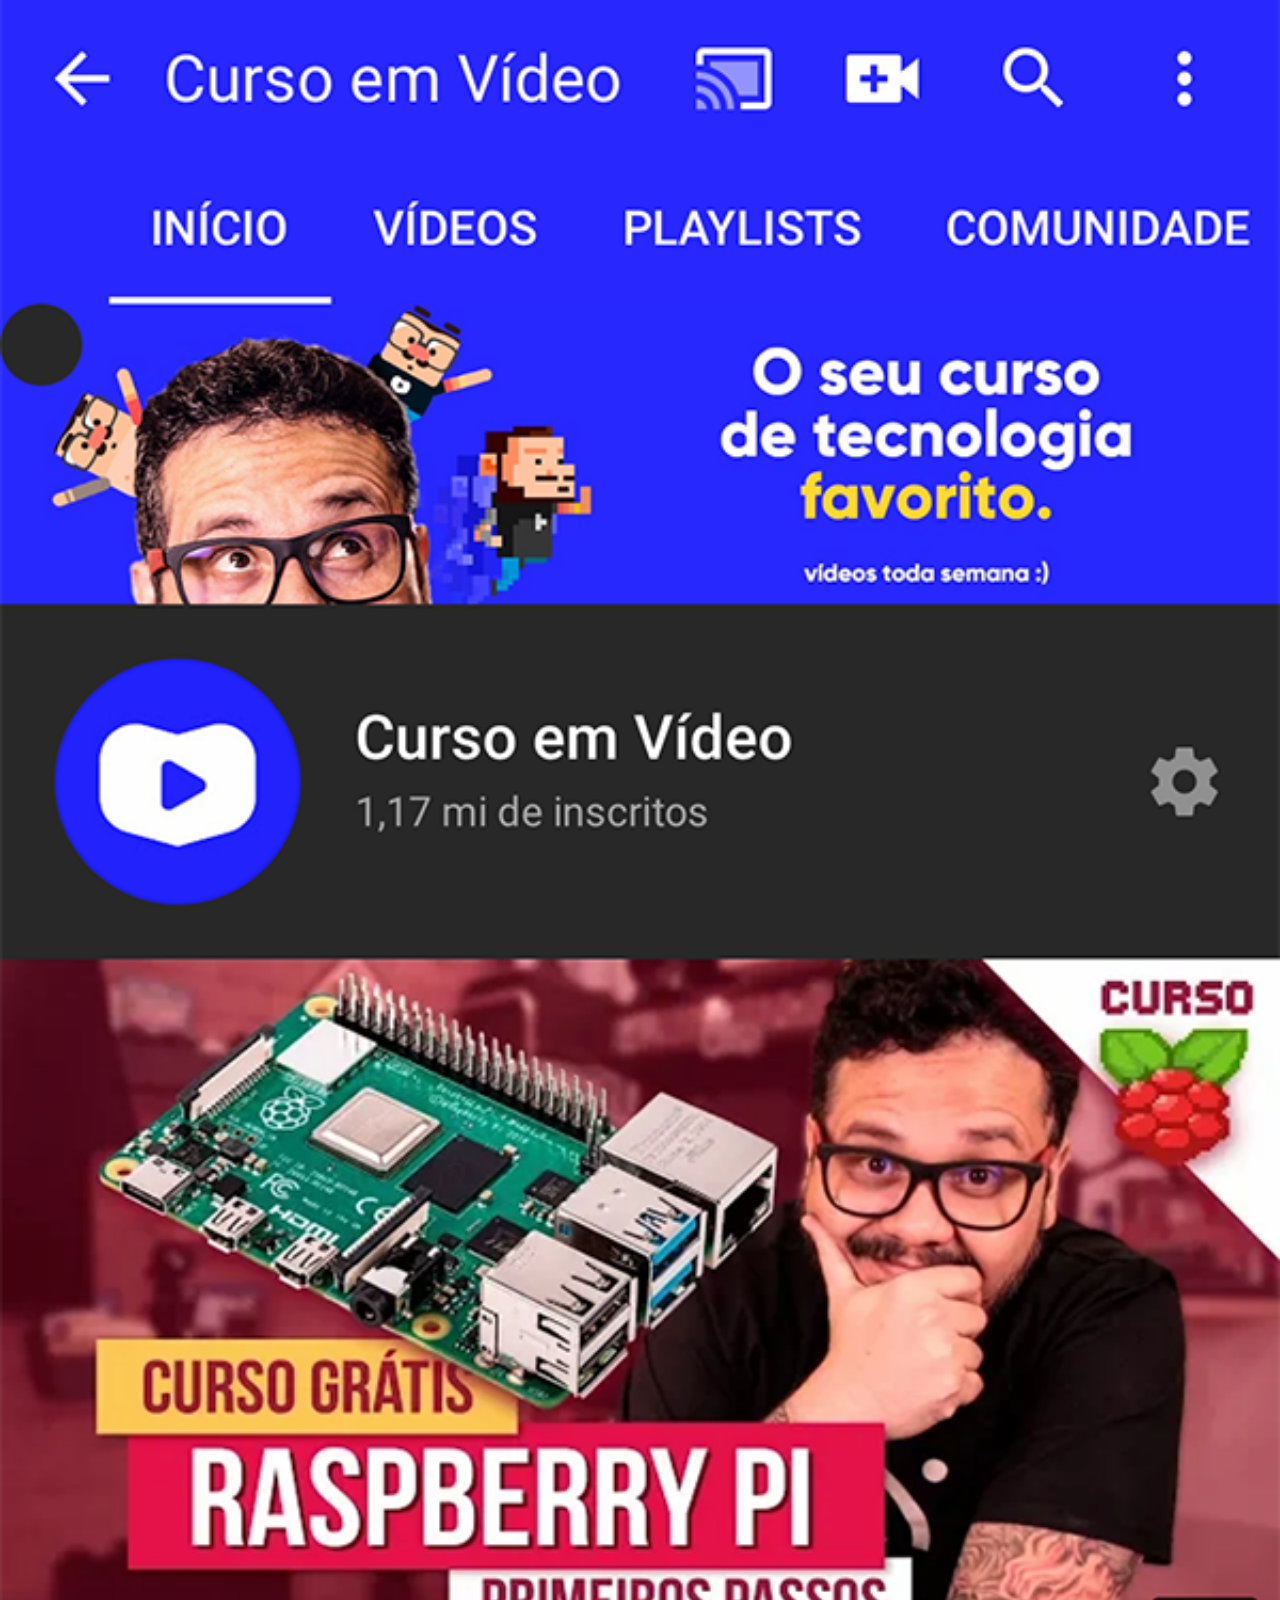
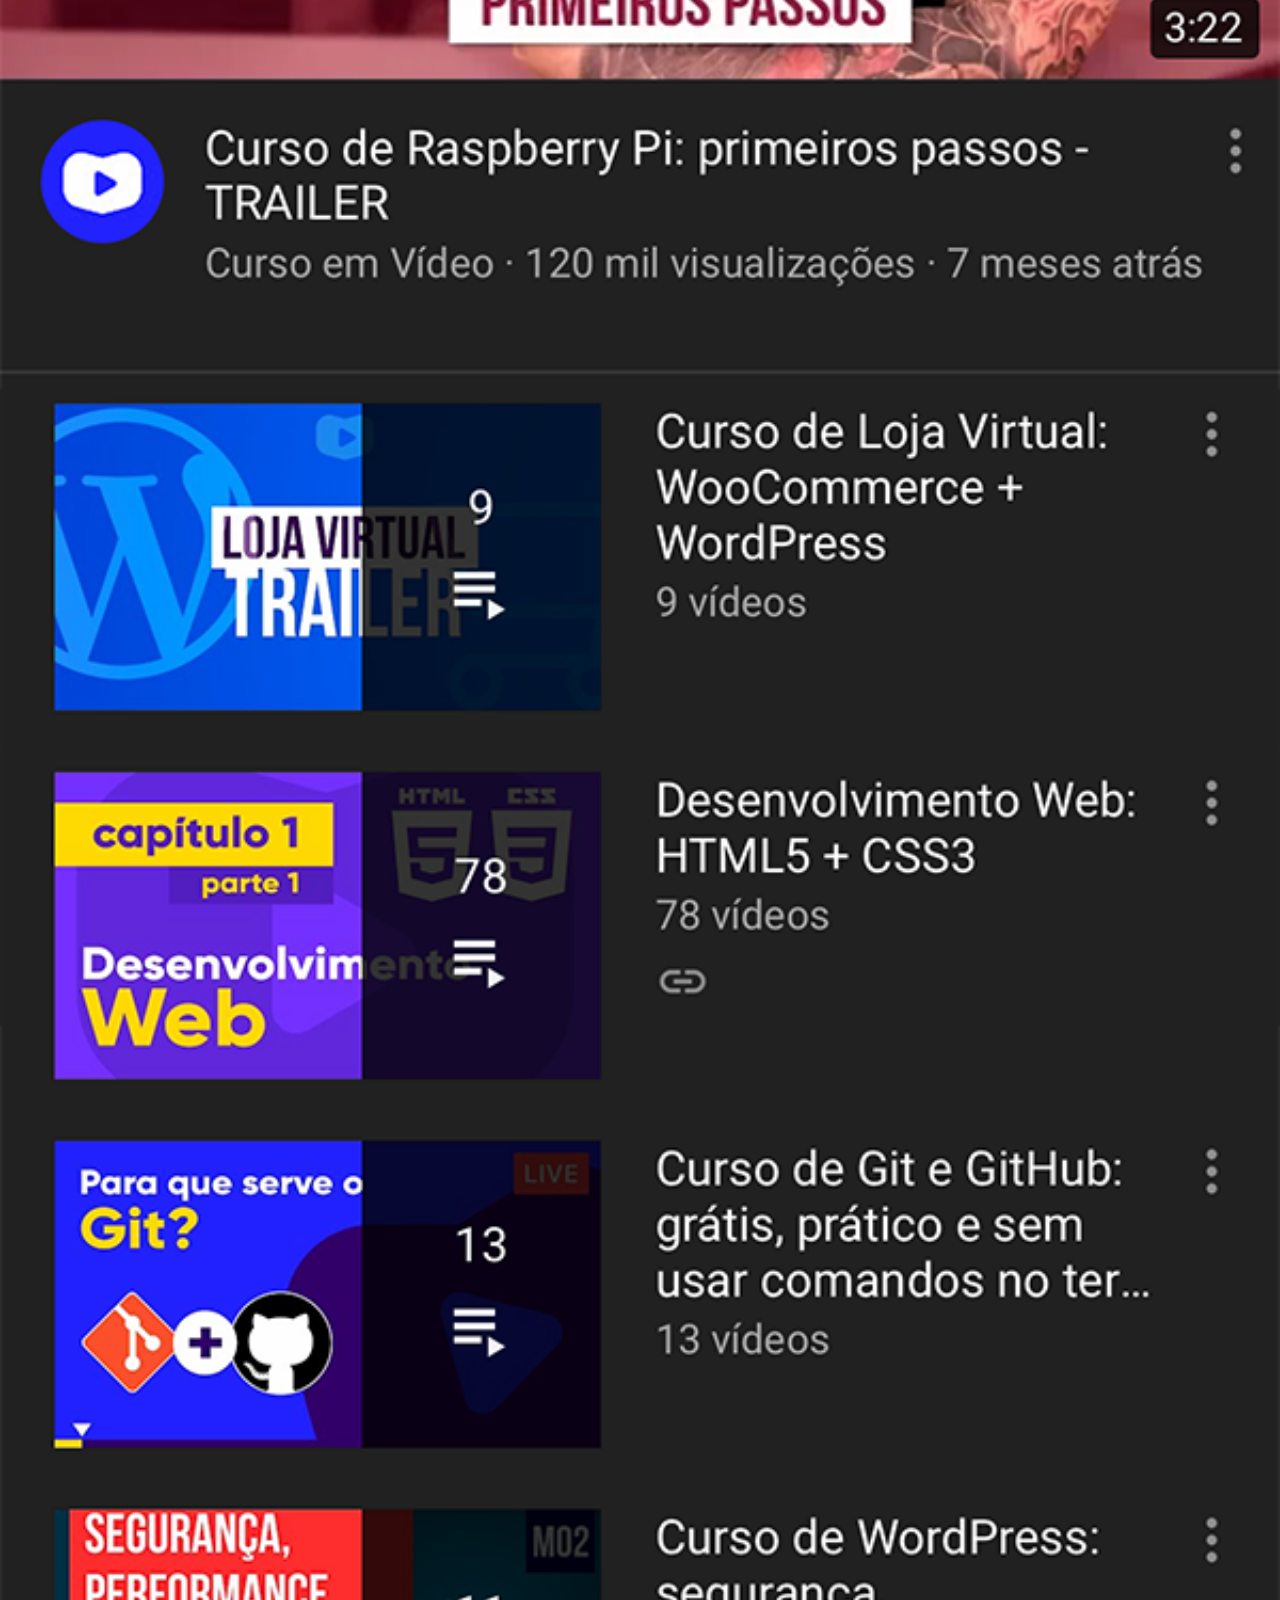
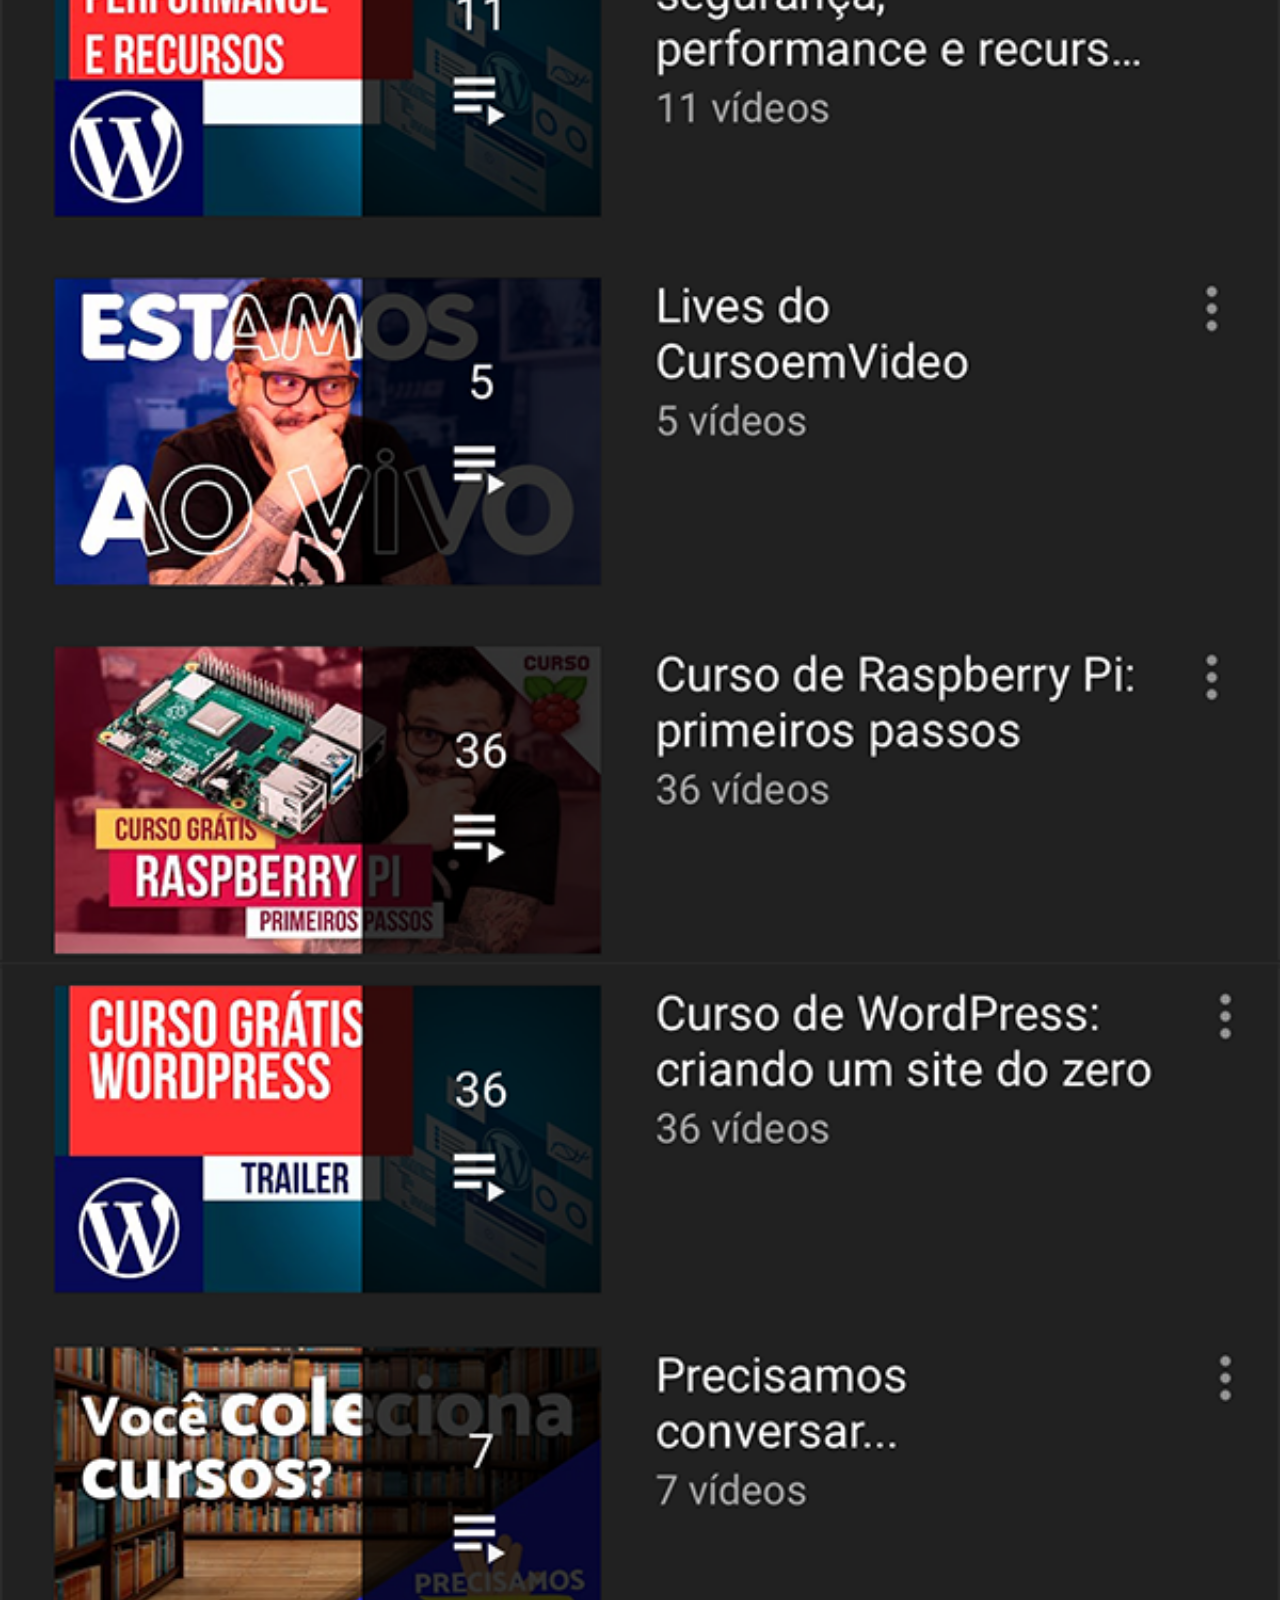
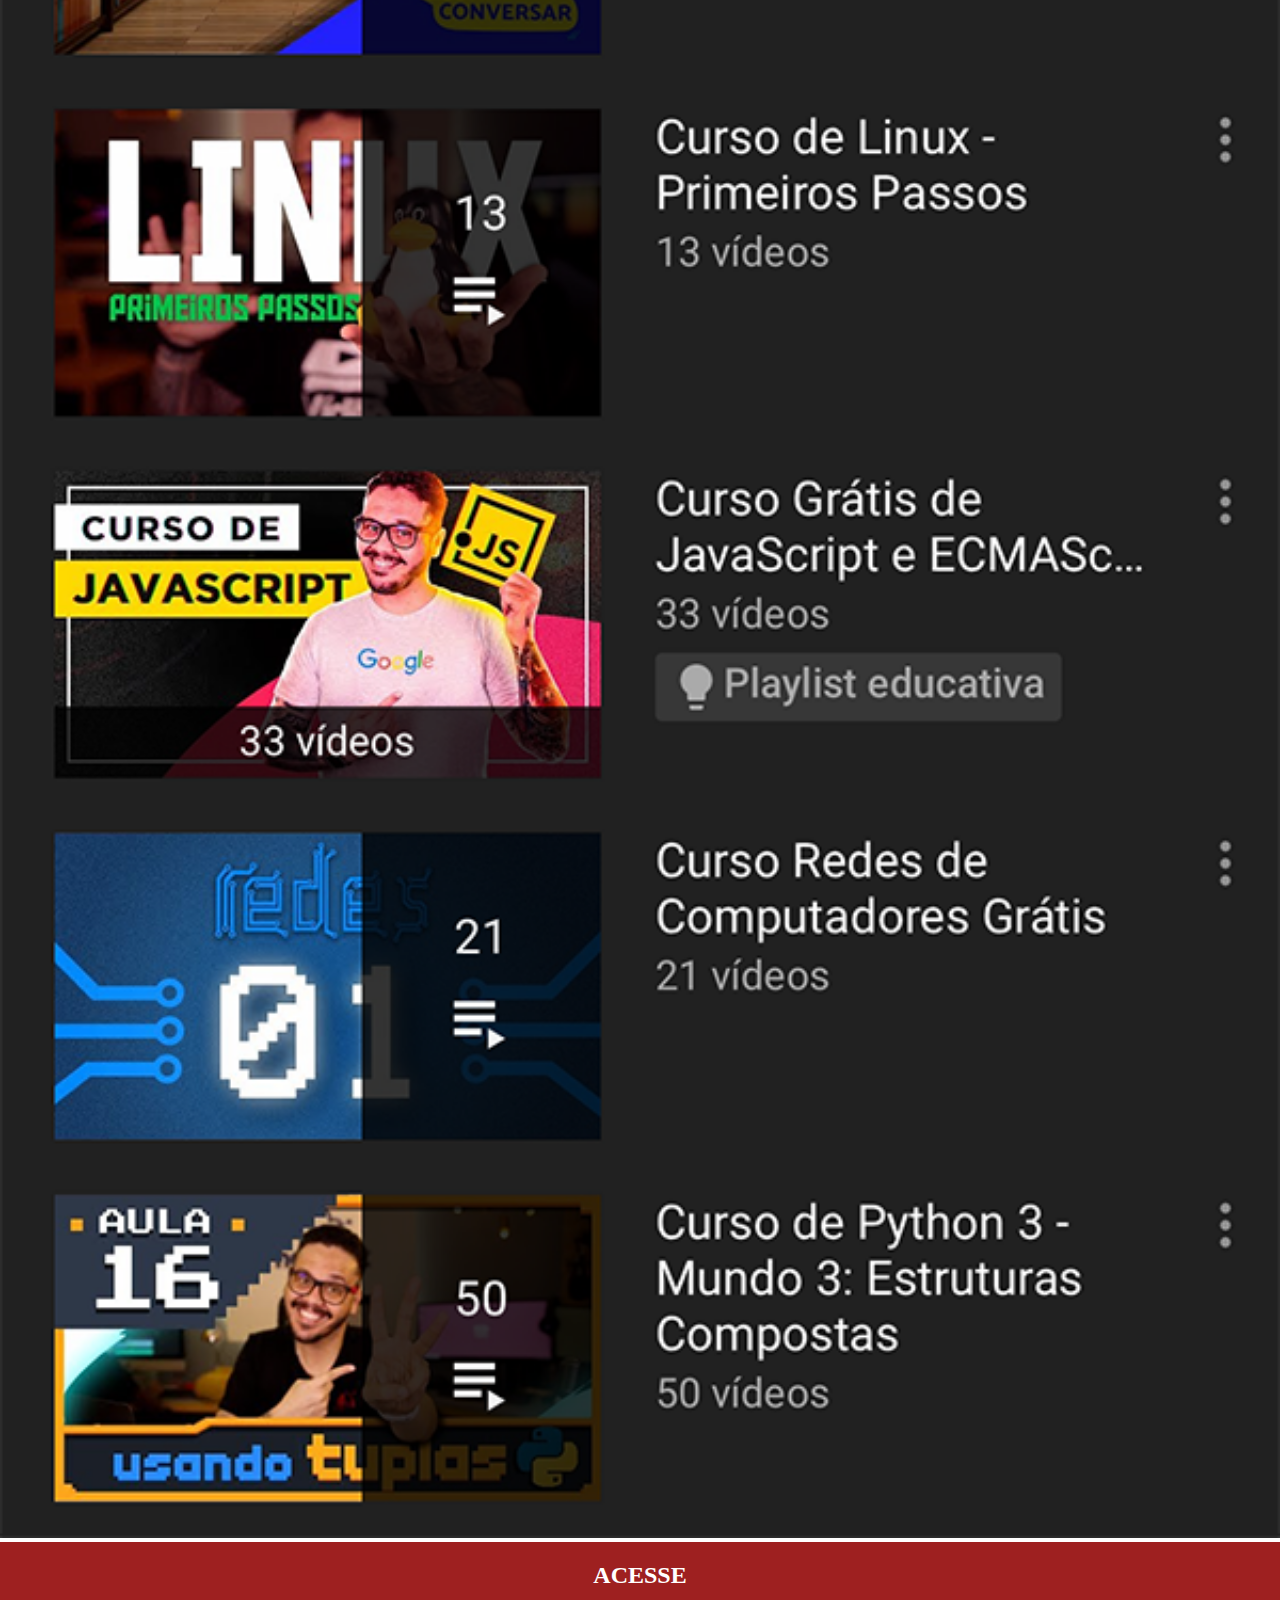
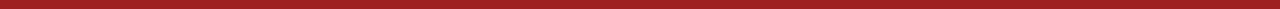
<file: youtube.html>
<!DOCTYPE html>
<html lang="pt-br">
<head>
    <meta charset="UTF-8">
    <meta name="viewport" content="width=device-width, initial-scale=1.0">
    <title>Youtube</title>
    <link rel="stylesheet" href="./css/social.css">
</head>
<body>
    <img src="img/tela-youtube.png" alt="Youtube">
    <a href="https://www.youtube.com/c/CursoemV%C3%ADdeo/playlists" target="_blank">ACESSE</a>
</body>
</html>
</file>
<file: css/style.css>
@charset "UTF-8";

*{
    margin: 0px;
    padding: 0px;
    font-family: Arial, Helvetica, sans-serif;
}

html, body{
    height: 100vh;
    width: 100vw;
}

body{
    background: url('../img/fundo-madeira.jpg') no-repeat top center;
    background-size: cover;
    background-attachment: fixed;
}

main{
    position: relative;
    height: 100vh;
    width: 100vw;
}

#telefone{
    position: absolute; 
    top: 50%;
    left: 50%;
    transform: translate(-50%, -50%);

    width: 311px;
    height: 627px;
    background: url('../img/frame-iphone.png') no-repeat;
}

#tela{
    position: relative;
    top: 80px;
    left: 22px;

    width: 267px;
    height: 471px;
}

#redes-sociais{
    position: absolute;
    right: 0%;
    width: 70px;
    display: flex;
    flex-direction: column;
}

#redes-sociais img{
    width: 50px;
    margin: 10px;
    border-radius: 50%;
    box-shadow: 2px 2px 5px rgba(0, 0, 0, 0.404);
    box-sizing: border-box;
}

#redes-sociais img:hover{
    border: 2px solid rgba(255, 255, 255, 0.596);
    transform: translate(-3px, -3px);
    box-shadow: 5px 5px 10px rgba(0, 0, 0, 0.603);
    transition: transform 0.4s;
}
</file>
<file: css/social.css>
*{
    padding: 0px;
    margin: 0px;
    font-family: Cambria, Cochin, Georgia, Times, 'Times New Roman', serif;
}

::-webkit-scrollbar{
    width: 0px;
    height: 0px;
}

img{
    width: 100vw;
}

a{
    display: block;
    background-color: rgb(158, 32, 32);
    color: white;
    text-align: center;
    text-decoration: none;
    font-weight: bold;
    font-size: 1.5rem;
    padding: 20px;
}

a:hover{
    background-color: red;
}
</file>
